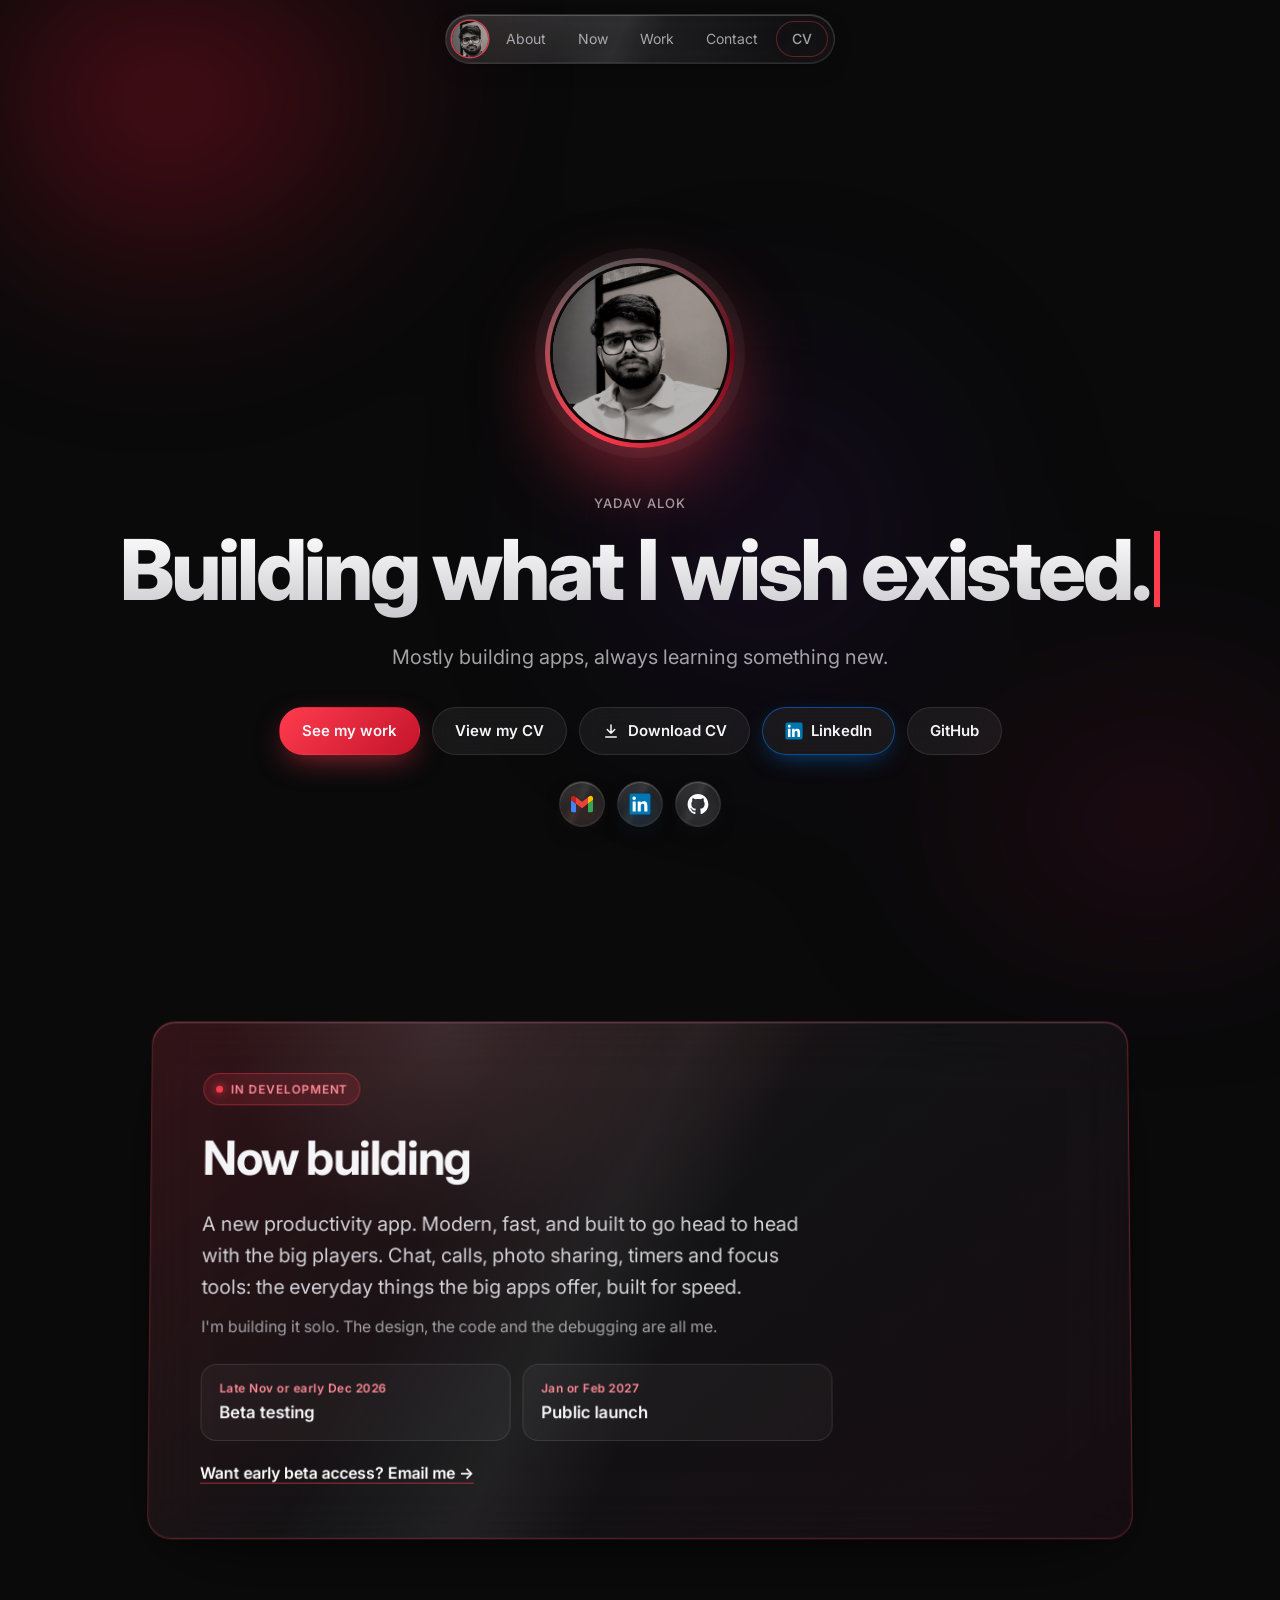
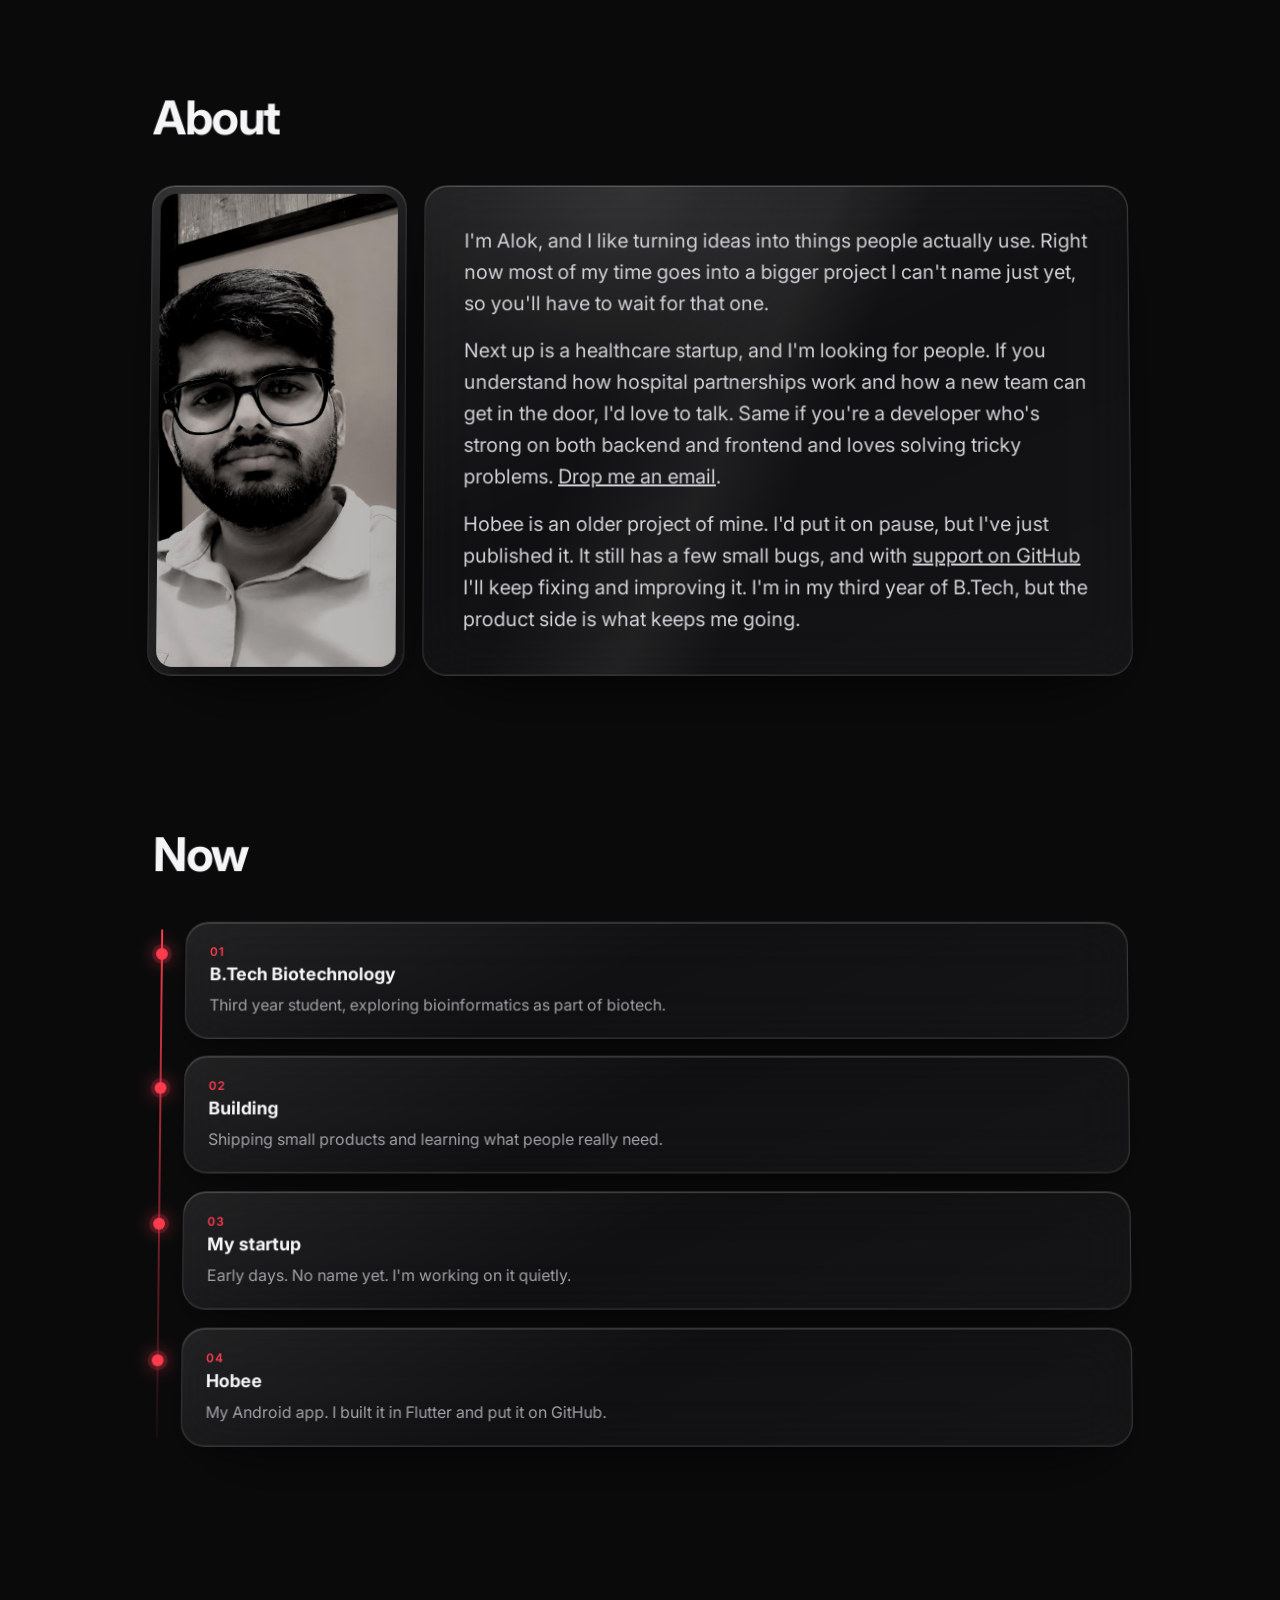
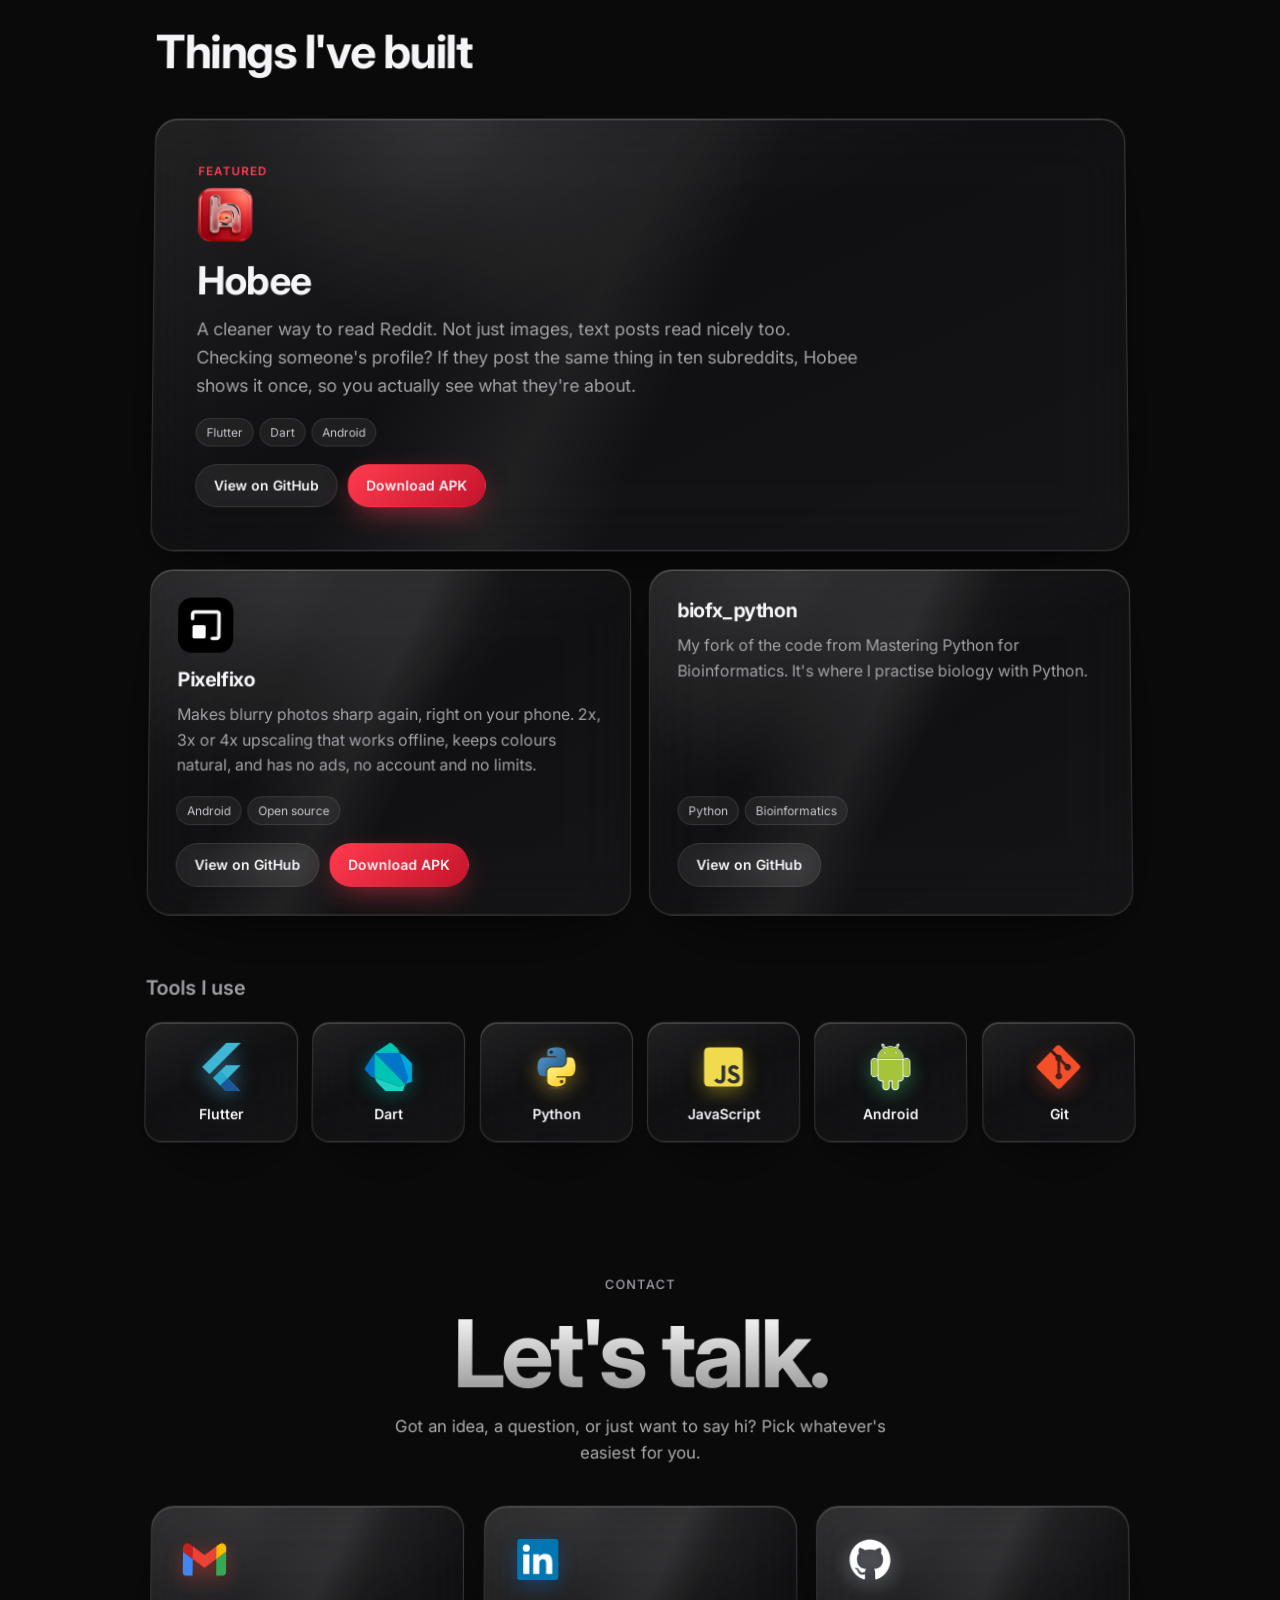
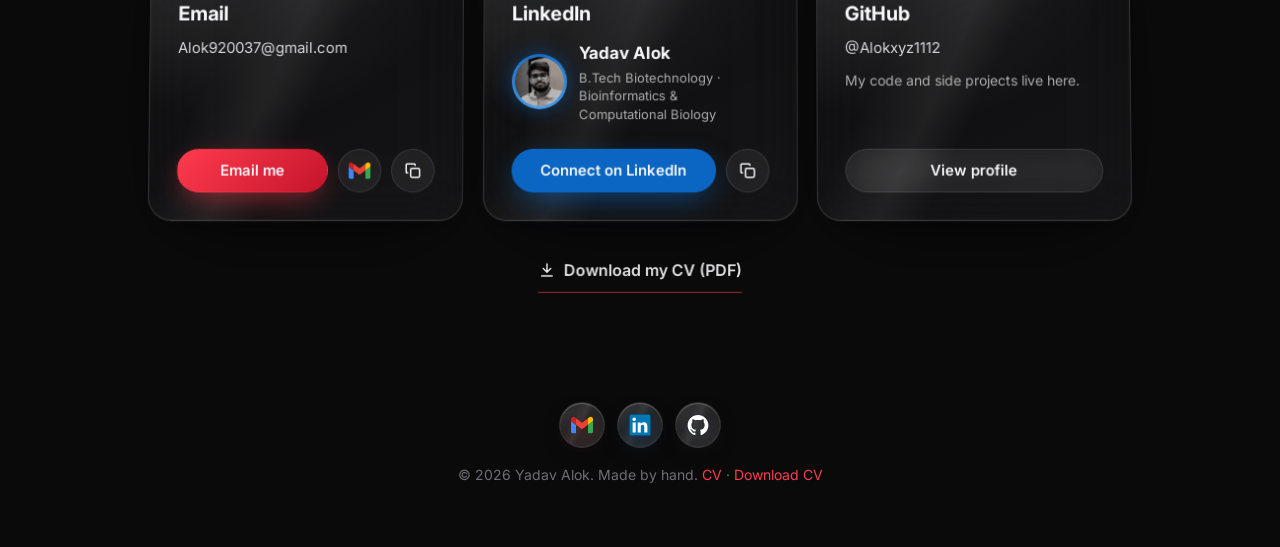
<file: index.html>
<!doctype html>
<html lang="en">
<head>
<meta charset="utf-8">
<meta name="viewport" content="width=device-width,initial-scale=1">
<title>Yadav Alok</title>
<meta name="description" content="Yadav Alok. Building simple, clean Android apps. Maker of Hobee.">
<meta name="theme-color" content="#0a0a0b">
<meta property="og:type" content="website">
<meta property="og:title" content="Yadav Alok">
<meta property="og:description" content="Building simple, clean Android apps. Maker of Hobee.">
<meta property="og:url" content="https://alokxyz1112.github.io/">
<meta property="og:image" content="https://alokxyz1112.github.io/assets/og.png">
<meta name="twitter:card" content="summary_large_image">
<link rel="icon" href="assets/face-32.png?v=4" sizes="32x32" type="image/png">
<link rel="icon" href="assets/face-48.png?v=4" sizes="48x48" type="image/png">
<link rel="manifest" href="site.webmanifest?v=4">
<link rel="apple-touch-icon" href="assets/apple-touch-icon.png?v=4">
<meta property="og:image:width" content="1200"><meta property="og:image:height" content="630">
<link rel="preconnect" href="https://fonts.googleapis.com"><link rel="preconnect" href="https://fonts.gstatic.com" crossorigin>
<link href="https://fonts.googleapis.com/css2?family=Inter:wght@400;500;600;700;800&display=swap" rel="stylesheet">
<link rel="stylesheet" href="style.css?v=31">
</head>
<body>
<a class="skip" href="#main">Skip to content</a>
<div class="aurora" aria-hidden="true"><span></span><span></span><span></span></div>
<div class="glow" aria-hidden="true"></div>
<header class="nav glass">
  <a href="#top" class="logo" aria-label="Home"><span class="navav" id="navAv"></span><span id="navLogo" hidden>AY</span></a>
  <nav><a href="#about">About</a><a href="#now">Now</a><a href="#work">Work</a><a href="#contact">Contact</a><a href="cv/" class="navcv">CV</a></nav>
</header>
<main id="main">
  <section class="hero" id="top">
    <div class="stage reveal" id="stage">
      <div class="avatar tilt" id="avatar"></div>
    </div>
    <p class="eyebrow reveal" id="heroName"></p>
    <h1 class="reveal"><span id="typed"></span><span class="caret" aria-hidden="true"></span></h1>
    <p class="lead reveal" id="tagline"></p>
    <div class="cta reveal">
      <a class="btn primary magnetic" href="#work">See my work</a>
      <a class="btn magnetic" href="cv/">View my CV</a>
      <a class="btn magnetic" href="cv/Yadav-Alok-CV.pdf" download="Yadav-Alok-CV.pdf"><svg class="dlico" viewBox="0 0 24 24" fill="none" stroke="currentColor" stroke-width="2" stroke-linecap="round" stroke-linejoin="round" aria-hidden="true"><path d="M12 4v11M7 10l5 5 5-5M5 20h14"/></svg>Download CV</a>
      <a class="btn lihero magnetic" href="https://www.linkedin.com/in/yadav-alok-0112b1311" target="_blank" rel="noopener"><img class="lg bico" src="assets/logos/linkedin.svg?v=1" alt="" width="18" height="18" style="--tg:10,102,194">LinkedIn</a>
      <a class="btn magnetic" id="ghBtn" target="_blank" rel="noopener">GitHub</a>
    </div>
    <div class="icons reveal" id="heroIcons"></div>
  </section>
  <section id="building" class="section"><div class="glass card build reveal tilt">
    <span class="badge"><span class="dot"></span>In development</span>
    <h2>Now building</h2>
    <p>A new productivity app. Modern, fast, and built to go head to head with the big players. Chat, calls, photo sharing, timers and focus tools: the everyday things the big apps offer, built for speed.</p>
    <p class="solo">I'm building it solo. The design, the code and the debugging are all me.</p>
    <ol class="road">
      <li><span class="when">Late Nov or early Dec 2026</span><span class="what">Beta testing</span></li>
      <li><span class="when">Jan or Feb 2027</span><span class="what">Public launch</span></li>
    </ol>
    <a class="beta" href="mailto:Alok920037@gmail.com?subject=Early%20beta%20access">Want early beta access? Email me →</a>
  </div></section>
  <section id="about" class="section"><h2 class="reveal">About</h2><div class="about reveal"><div class="aboutpic glass" id="aboutPic"></div><div class="glass card" id="aboutText"></div></div></section>
  <section id="now" class="section"><h2 class="reveal">Now</h2><ol class="timeline" id="timeline"></ol></section>
  <section id="work" class="section"><h2 class="reveal">Things I've built</h2><div class="grid" id="projects"></div>
    <h3 class="reveal sub">Tools I use</h3><ul class="tools reveal" id="skills"></ul></section>
  <section id="contact" class="section">
    <div class="chead reveal"><p class="eyebrow">Contact</p><h2 class="cbig">Let's talk.</h2><p class="csub"><span class="csd">Got an idea, a question, or just want to say hi? Pick whatever's easiest for you.</span><span class="csm">Got an idea or just want to say hi? Tap one below, I'd love to hear from you.</span></p></div>
    <div class="mcon reveal" aria-label="Contact links">
      <a class="mc mc-mail" href="https://mail.google.com/mail/?view=cm&fs=1&to=Alok920037@gmail.com" target="_blank" rel="noopener" aria-label="Email me in Gmail" style="--tg:234,67,53"><span class="mcg"><img src="assets/logos/gmail.svg?v=1" alt="" width="40" height="40"></span><span class="mcl">Email</span></a>
      <a class="mc mc-li" href="https://www.linkedin.com/in/yadav-alok-0112b1311" target="_blank" rel="noopener" aria-label="LinkedIn" style="--tg:10,102,194"><span class="mcg"><img src="assets/logos/linkedin.svg?v=1" alt="" width="40" height="40"></span><span class="mcl">LinkedIn</span></a>
      <a class="mc mc-gh" href="https://github.com/Alokxyz1112" target="_blank" rel="noopener" aria-label="GitHub" style="--tg:200,210,230"><span class="mcg"><img src="assets/logos/github.svg?v=1" alt="" width="40" height="40"></span><span class="mcl">GitHub</span></a>
    </div>
    <div class="cgrid">
      <div class="ctile glass tilt reveal t-mail"><span class="cico lgw" style="--tg:234,67,53"><img class="lg" src="assets/logos/gmail.svg?v=1" alt="" width="44" height="44" style="--tg:234,67,53"></span><h3>Email</h3><a class="caddr" href="mailto:Alok920037@gmail.com">Alok920037@gmail.com</a>
        <div class="cact"><a class="btn primary magnetic" href="mailto:Alok920037@gmail.com">Email me</a><a class="ibtn" href="https://mail.google.com/mail/?view=cm&fs=1&to=Alok920037@gmail.com" target="_blank" rel="noopener" aria-label="Open in Gmail" title="Open in Gmail"><img class="lg bico" src="assets/logos/gmail.svg?v=1" alt="" width="22" height="22" style="--tg:234,67,53"></a><button class="ibtn" type="button" data-copy="Alok920037@gmail.com" data-label="Email" aria-label="Copy email" title="Copy email"><svg viewBox="0 0 24 24" fill="none" stroke="currentColor" stroke-width="2" stroke-linecap="round" stroke-linejoin="round"><rect x="9" y="9" width="12" height="12" rx="2"/><path d="M5 15H4a1 1 0 0 1-1-1V4a1 1 0 0 1 1-1h10a1 1 0 0 1 1 1v1"/></svg></button></div></div>
      <div class="ctile glass tilt reveal t-li"><span class="cico lgw" style="--tg:10,102,194"><img class="lg" src="assets/logos/linkedin.svg?v=1" alt="" width="44" height="44" style="--tg:10,102,194"></span><h3>LinkedIn</h3>
        <div class="libody"><div class="lipic"><img src="assets/avatar-small.jpg?v=1" alt="Yadav Alok" loading="lazy"></div><div><div class="liname">Yadav Alok</div><div class="lihead">B.Tech Biotechnology · Bioinformatics &amp; Computational Biology</div></div></div>
        <div class="cact"><a class="btn libtn magnetic" href="https://www.linkedin.com/in/yadav-alok-0112b1311" target="_blank" rel="noopener">Connect on LinkedIn</a><button class="ibtn" type="button" data-copy="https://www.linkedin.com/in/yadav-alok-0112b1311" data-label="LinkedIn link" aria-label="Copy LinkedIn link" title="Copy LinkedIn link"><svg viewBox="0 0 24 24" fill="none" stroke="currentColor" stroke-width="2" stroke-linecap="round" stroke-linejoin="round"><rect x="9" y="9" width="12" height="12" rx="2"/><path d="M5 15H4a1 1 0 0 1-1-1V4a1 1 0 0 1 1-1h10a1 1 0 0 1 1 1v1"/></svg></button></div></div>
      <div class="ctile glass tilt reveal t-gh"><span class="cico lgw" style="--tg:200,210,230"><img class="lg" src="assets/logos/github.svg?v=1" alt="" width="44" height="44" style="--tg:200,210,230"></span><h3>GitHub</h3><a class="caddr" href="https://github.com/Alokxyz1112" target="_blank" rel="noopener">@Alokxyz1112</a><p class="cnote">My code and side projects live here.</p>
        <div class="cact"><a class="btn magnetic" href="https://github.com/Alokxyz1112" target="_blank" rel="noopener">View profile</a></div></div>
    </div>    <p class="cdl reveal"><a class="cdlink" href="cv/Yadav-Alok-CV.pdf" download="Yadav-Alok-CV.pdf"><svg class="dlico" viewBox="0 0 24 24" fill="none" stroke="currentColor" stroke-width="2" stroke-linecap="round" stroke-linejoin="round" aria-hidden="true"><path d="M12 4v11M7 10l5 5 5-5M5 20h14"/></svg>Download my CV (PDF)</a></p>
  </section>
</main>
<footer><div class="icons" id="footIcons"></div><p>© <span id="yr"></span> <span id="footName"></span>. Made by hand. <a href="cv/" style="color:var(--red)">CV</a> · <a class="fdl" href="cv/Yadav-Alok-CV.pdf" download="Yadav-Alok-CV.pdf">Download CV</a></p></footer>
<div class="toast" id="toast" role="status" aria-live="polite"></div>
<script src="config.js?v=24"></script>
<script src="main.js?v=28"></script>
<script src="fx.js?v=27" defer></script>
</body>
</html>
</file>
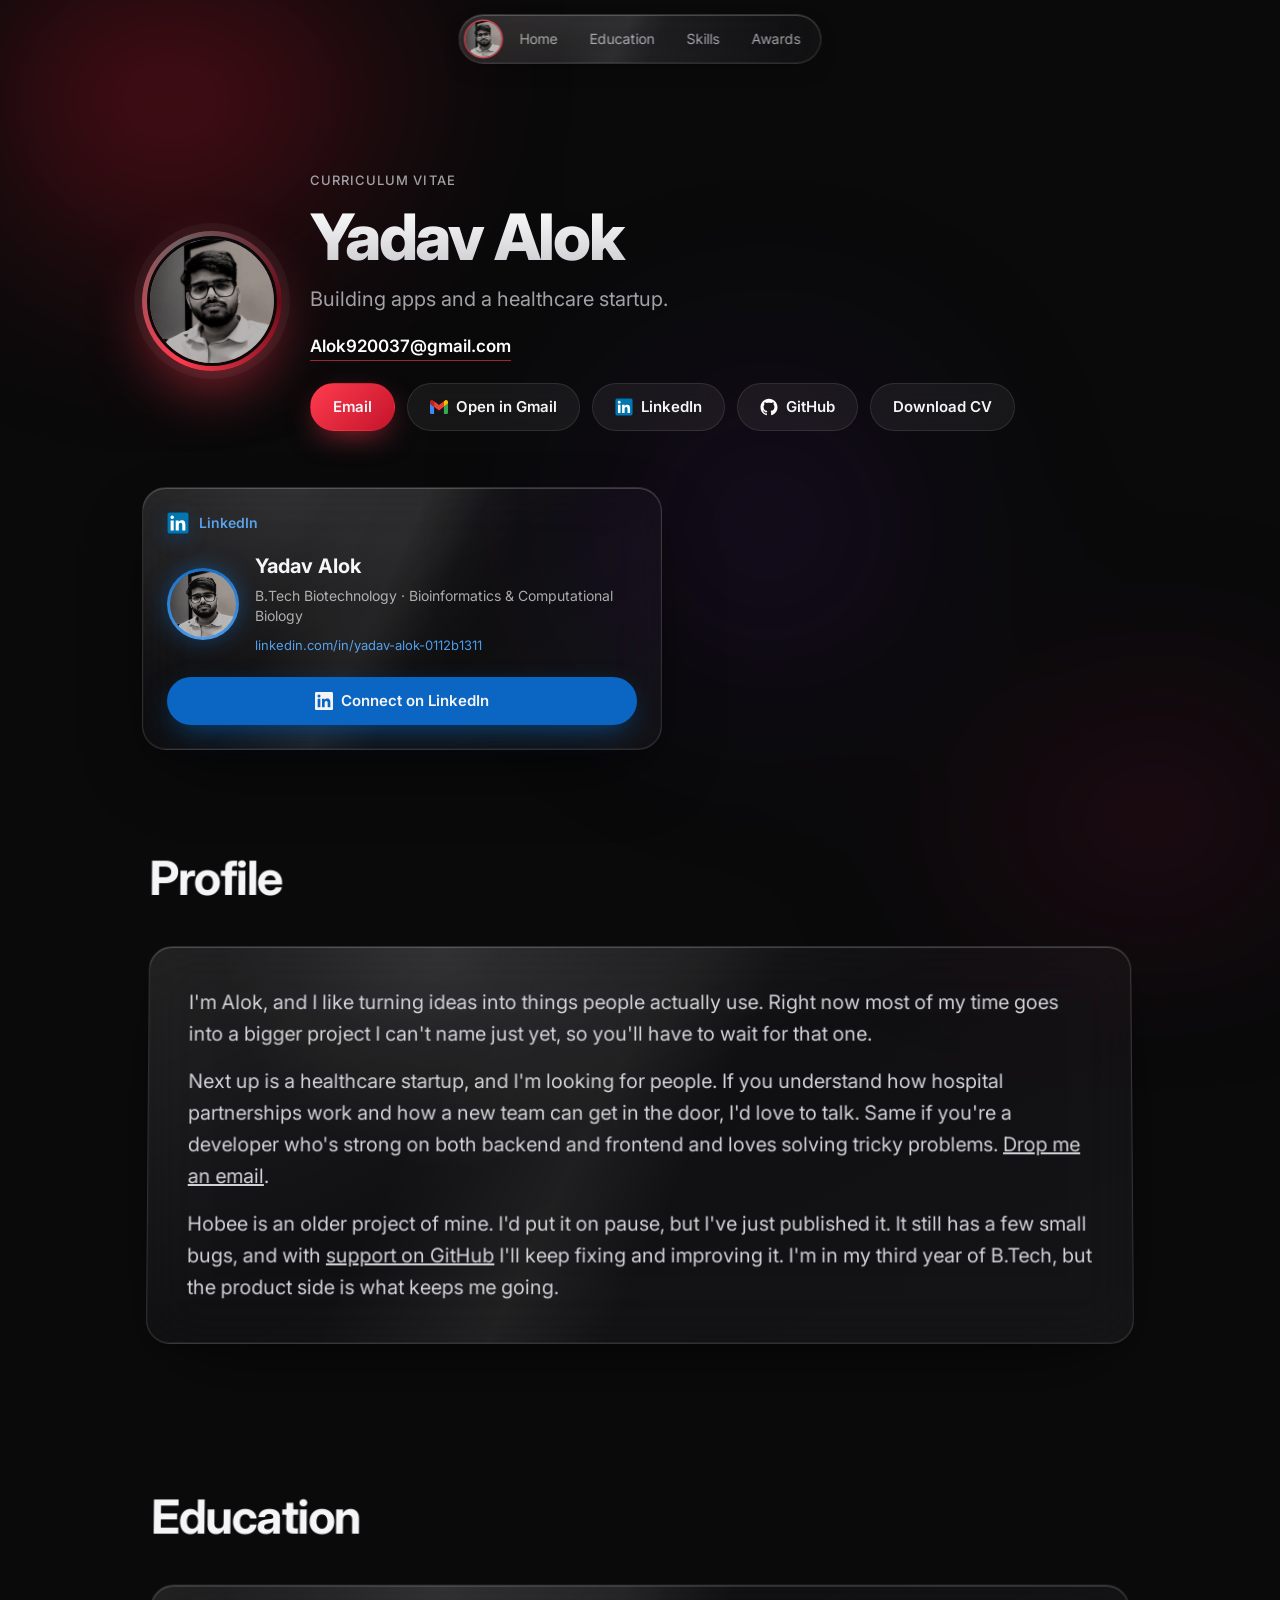
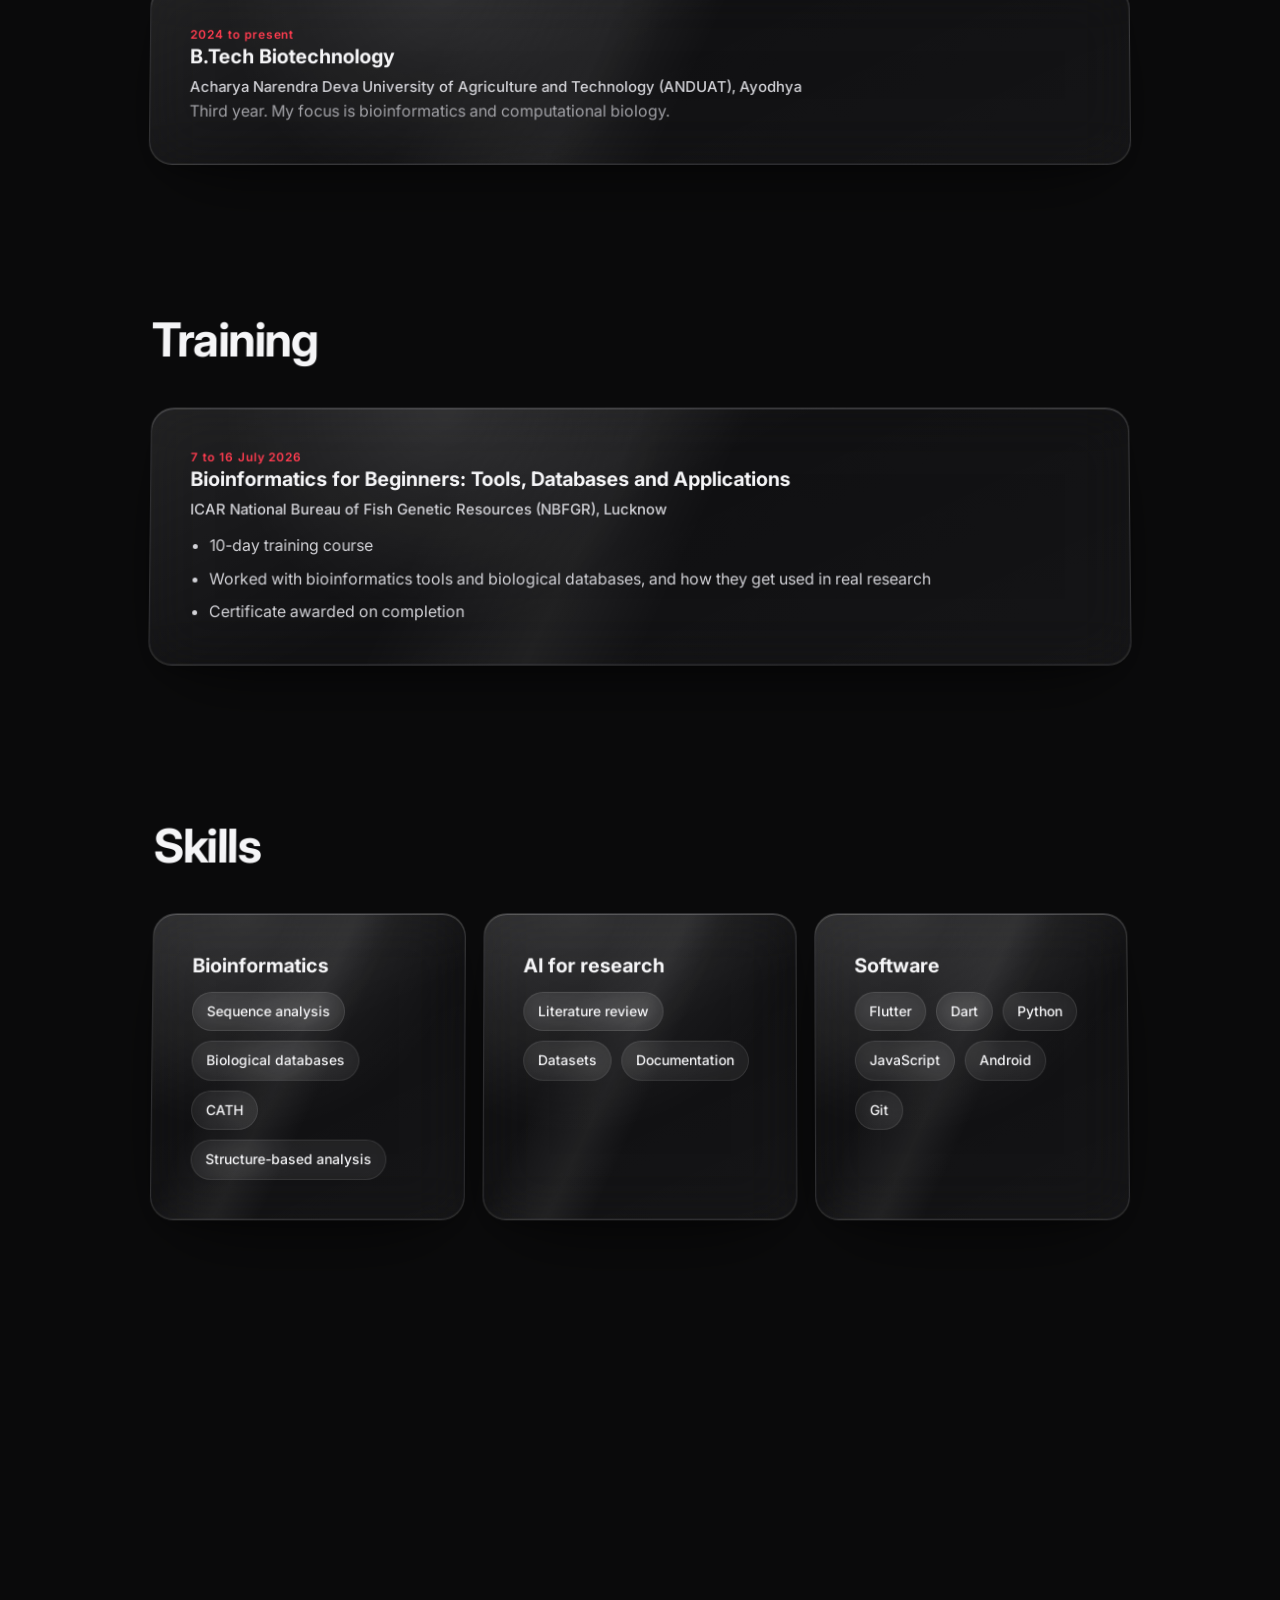
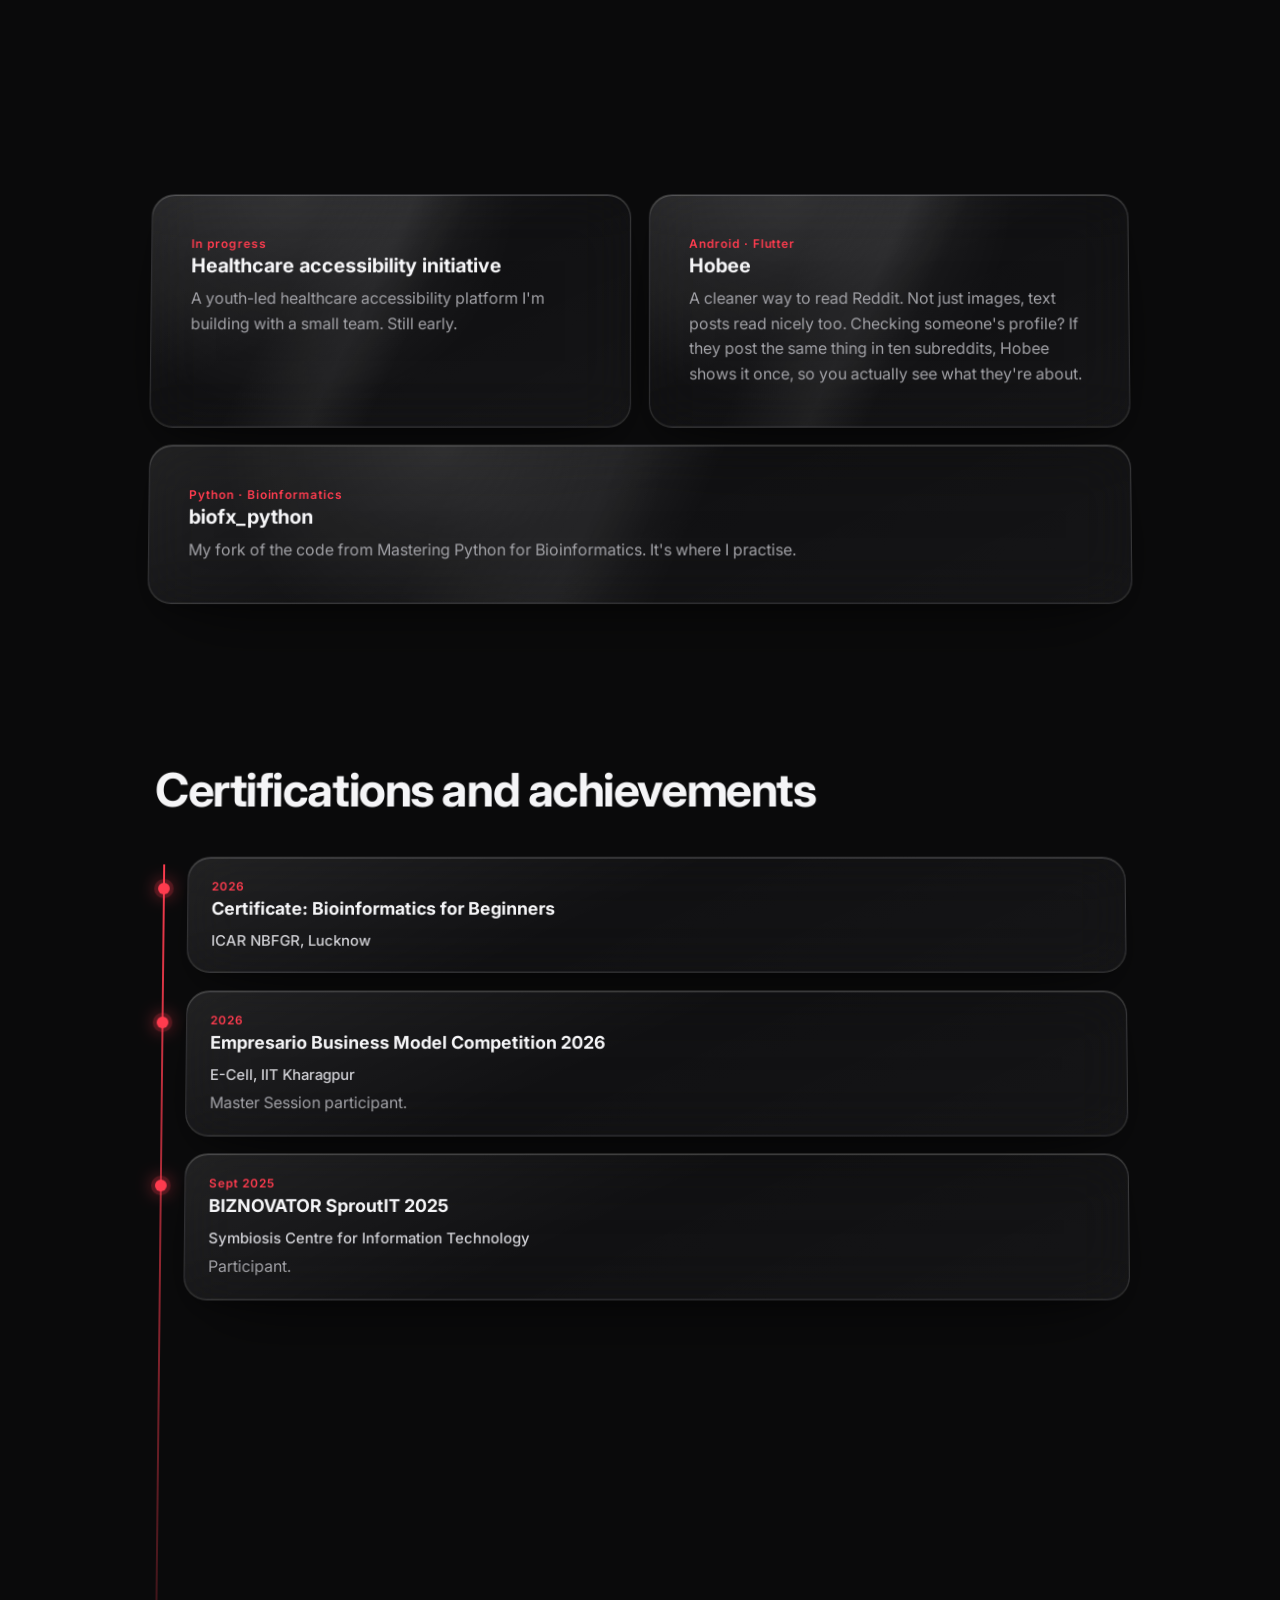
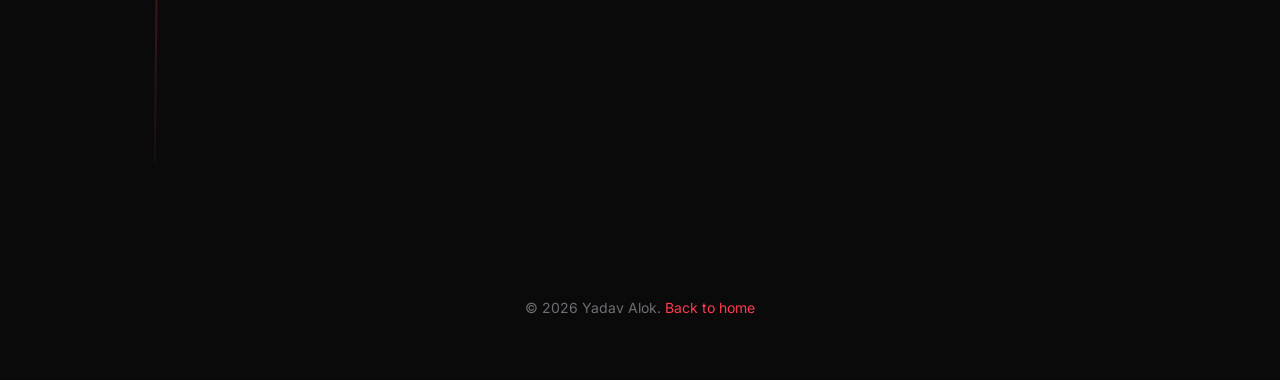
<file: cv/index.html>
<!doctype html>
<html lang="en">
<head>
<meta charset="utf-8">
<meta name="viewport" content="width=device-width,initial-scale=1">
<title>CV · Yadav Alok</title>
<meta name="description" content="CV of Yadav Alok (Yadav Alok), B.Tech Biotechnology student at ANDUAT, Ayodhya, focused on bioinformatics and computational biology.">
<meta name="theme-color" content="#0a0a0b">
<meta property="og:type" content="profile">
<meta property="og:title" content="CV · Yadav Alok">
<meta property="og:description" content="B.Tech Biotechnology student focused on bioinformatics and computational biology.">
<meta property="og:url" content="https://alokxyz1112.github.io/cv/">
<meta property="og:image" content="https://alokxyz1112.github.io/assets/og.png">
<meta name="twitter:card" content="summary_large_image">
<link rel="icon" href="../assets/face-32.png?v=4" sizes="32x32" type="image/png">
<link rel="icon" href="../assets/face-48.png?v=4" sizes="48x48" type="image/png">
<link rel="manifest" href="../site.webmanifest?v=4">
<link rel="apple-touch-icon" href="../assets/apple-touch-icon.png?v=4">
<link rel="preconnect" href="https://fonts.googleapis.com"><link rel="preconnect" href="https://fonts.gstatic.com" crossorigin>
<link href="https://fonts.googleapis.com/css2?family=Inter:wght@400;500;600;700;800&display=swap" rel="stylesheet">
<link rel="stylesheet" href="../style.css?v=28">
<link rel="stylesheet" href="print.css?v=2" media="print">
</head>
<body>
<a class="skip" href="#main">Skip to content</a>
<div class="aurora" aria-hidden="true"><span></span><span></span><span></span></div>
<div class="glow" aria-hidden="true"></div>
<header class="nav glass">
  <a href="../" class="logo" aria-label="Back to home"><img class="navface" src="../assets/avatar-small.jpg?v=1" alt="Yadav Alok" width="30" height="30"></a>
  <nav><a href="../">Home</a><a href="#education">Education</a><a href="#skills">Skills</a><a href="#achievements">Awards</a></nav>
</header>
<main id="main">
  <section class="cvhead">
    <div class="cvpic tilt"><img src="../assets/avatar-small.jpg?v=1" alt="Yadav Alok" width="140" height="140" onerror="this.parentNode.remove()"></div>
    <div>
      <p class="eyebrow">Curriculum vitae</p>
      <h1>Yadav Alok</h1>
      <p class="lead" style="margin:10px 0 0;text-align:left">Building apps and a healthcare startup.</p>
      <p class="pcontact printonly"><a href="mailto:Alok920037@gmail.com" style="text-decoration:underline">Alok920037@gmail.com</a> <span>·</span> <a href="https://www.linkedin.com/in/yadav-alok-0112b1311">linkedin.com/in/yadav-alok-0112b1311</a> <span>·</span> <a href="https://github.com/Alokxyz1112">github.com/Alokxyz1112</a> <span>·</span> <a href="https://alokxyz1112.github.io">alokxyz1112.github.io</a></p>
      <p class="noprint" style="margin-top:8px"><a class="mailaddr" style="font-size:17px" href="mailto:Alok920037@gmail.com">Alok920037@gmail.com</a></p>
      <div class="cta noprint" style="justify-content:flex-start;margin-top:22px">
        <a class="btn primary magnetic" href="mailto:Alok920037@gmail.com">Email</a>
        <a class="btn magnetic" href="https://mail.google.com/mail/?view=cm&fs=1&to=Alok920037@gmail.com" target="_blank" rel="noopener"><img class="lg bico" src="../assets/logos/gmail.svg?v=1" alt="" width="18" height="18" style="--tg:234,67,53">Open in Gmail</a>
        <a class="btn magnetic" href="https://www.linkedin.com/in/yadav-alok-0112b1311" target="_blank" rel="noopener"><img class="lg bico" src="../assets/logos/linkedin.svg?v=1" alt="" width="18" height="18" style="--tg:10,102,194">LinkedIn</a>
        <a class="btn magnetic" href="https://github.com/Alokxyz1112" target="_blank" rel="noopener"><img class="lg bico" src="../assets/logos/github.svg?v=1" alt="" width="18" height="18" style="--tg:200,210,230">GitHub</a>
        <a class="btn magnetic" href="Yadav-Alok-CV.pdf" download="Yadav-Alok-CV.pdf">Download CV</a>
      </div>
    </div>
  <div class="noprint" style="margin-top:28px"><div class="licard glass tilt reveal"><div class="litop"><span class="lilogo"><img class="lg" src="../assets/logos/linkedin.svg?v=1" alt="" width="26" height="26" style="--tg:10,102,194"></span><span class="lilab">LinkedIn</span></div><div class="libody"><div class="lipic"><img src="../assets/avatar-small.jpg?v=1" alt="Yadav Alok" loading="lazy"></div><div><div class="liname">Yadav Alok</div><div class="lihead">B.Tech Biotechnology · Bioinformatics &amp; Computational Biology</div><a class="liurl" href="https://www.linkedin.com/in/yadav-alok-0112b1311" target="_blank" rel="noopener">linkedin.com/in/yadav-alok-0112b1311</a></div></div><a class="btn libtn magnetic" href="https://www.linkedin.com/in/yadav-alok-0112b1311" target="_blank" rel="noopener"><svg viewBox="0 0 24 24" width="18" height="18" fill="currentColor" aria-hidden="true"><path d="M20.45 20.45h-3.56v-5.57c0-1.33-.02-3.04-1.85-3.04-1.85 0-2.14 1.45-2.14 2.94v5.67H9.35V9h3.41v1.56h.05c.48-.9 1.64-1.85 3.37-1.85 3.6 0 4.27 2.37 4.27 5.46v6.28zM5.34 7.43a2.06 2.06 0 1 1 0-4.13 2.06 2.06 0 0 1 0 4.13zM7.12 20.45H3.56V9h3.56v11.45zM22.22 0H1.77C.79 0 0 .77 0 1.73v20.54C0 23.23.79 24 1.77 24h20.45c.98 0 1.78-.77 1.78-1.73V1.73C24 .77 23.2 0 22.22 0z"/></svg>Connect on LinkedIn</a></div></div></section>

  <section class="section" id="profile"><h2 class="reveal">Profile</h2>
    <div class="glass card reveal" id="aboutText"><p>I'm Alok, and I like turning ideas into things people actually use. Right now most of my time goes into a bigger project I can't name just yet, so you'll have to wait for that one.</p><p>Next up is a healthcare startup, and I'm looking for people. If you understand how hospital partnerships work and how a new team can get in the door, I'd love to talk. Same if you're a developer who's strong on both backend and frontend and loves solving tricky problems. <a href="mailto:Alok920037@gmail.com" style="text-decoration:underline">Drop me an email</a>.</p><p>Hobee is an older project of mine. I'd put it on pause, but I've just published it. It still has a few small bugs, and with <a href="https://github.com/Alokxyz1112/hobee" target="_blank" rel="noopener" style="text-decoration:underline">support on GitHub</a> I'll keep fixing and improving it. I'm in my third year of B.Tech, but the product side is what keeps me going.</p></div></section>

  <section class="section" id="education"><h2 class="reveal">Education</h2>
    <div class="glass card reveal"><div class="step">2024 to present</div><h3>B.Tech Biotechnology</h3><p class="place">Acharya Narendra Deva University of Agriculture and Technology (ANDUAT), Ayodhya</p><p class="muted">Third year. My focus is bioinformatics and computational biology.</p></div></section>

  <section class="section" id="training"><h2 class="reveal">Training</h2>
    <div class="glass card reveal"><div class="step">7 to 16 July 2026</div><h3>Bioinformatics for Beginners: Tools, Databases and Applications</h3><p class="place">ICAR National Bureau of Fish Genetic Resources (NBFGR), Lucknow</p>
      <ul class="list" style="margin-top:12px"><li>10-day training course</li><li>Worked with bioinformatics tools and biological databases, and how they get used in real research</li><li>Certificate awarded on completion</li></ul></div></section>

  <section class="section" id="skills"><h2 class="reveal">Skills</h2><div class="skillgrid">
    
    <div class="glass card skg reveal"><h3>Bioinformatics</h3><ul class="chips"><li>Sequence analysis</li><li>Biological databases</li><li>CATH</li><li>Structure-based analysis</li></ul></div>
    <div class="glass card skg reveal"><h3>AI for research</h3><ul class="chips"><li>Literature review</li><li>Datasets</li><li>Documentation</li></ul></div>
    <div class="glass card skg reveal"><h3>Software</h3><ul class="chips"><li>Flutter</li><li>Dart</li><li>Python</li><li>JavaScript</li><li>Android</li><li>Git</li></ul></div>
    <div class="glass card skg reveal"><h3>Professional</h3><ul class="chips"><li>Project leadership</li><li>Pitch decks</li><li>Strategic planning</li><li>Teamwork</li></ul></div>
  </div></section>

  <section class="section" id="projects"><h2 class="reveal">Projects</h2><div class="grid2">
    <div class="glass card reveal"><div class="step">In progress</div><h3>Healthcare accessibility initiative</h3><p class="muted" style="margin-top:8px">A youth-led healthcare accessibility platform I'm building with a small team. Still early.</p></div>
    <div class="glass card reveal"><div class="step">Android · Flutter</div><h3><a href="https://github.com/Alokxyz1112/hobee" target="_blank" rel="noopener">Hobee</a></h3><p class="muted" style="margin-top:8px">A cleaner way to read Reddit. Not just images, text posts read nicely too. Checking someone's profile? If they post the same thing in ten subreddits, Hobee shows it once, so you actually see what they're about.</p></div>
    <div class="glass card reveal"><div class="step">Python · Bioinformatics</div><h3><a href="https://github.com/Alokxyz1112/biofx_python" target="_blank" rel="noopener">biofx_python</a></h3><p class="muted" style="margin-top:8px">My fork of the code from Mastering Python for Bioinformatics. It's where I practise.</p></div>
  </div></section>

  <section class="section" id="achievements"><h2 class="reveal">Certifications and achievements</h2><ol class="timeline">
    <li class="glass reveal"><div class="step">2026</div><h3>Certificate: Bioinformatics for Beginners</h3><p class="place">ICAR NBFGR, Lucknow</p></li>
    <li class="glass reveal"><div class="step">2026</div><h3>Empresario Business Model Competition 2026</h3><p class="place">E-Cell, IIT Kharagpur</p><p>Master Session participant.</p></li>
    <li class="glass reveal"><div class="step">Sept 2025</div><h3>BIZNOVATOR SproutIT 2025</h3><p class="place">Symbiosis Centre for Information Technology</p><p>Participant.</p></li>
    <li class="glass reveal"><div class="step">Aug 2025</div><h3>Tata Imagination Challenge</h3><p>Participant.</p></li>
    <li class="glass reveal"><div class="step">2025</div><h3>LAUNCH X E-Summit 2025 Finalist</h3><p class="place">Jadavpur University E-Cell</p><p>Finalist for a healthcare startup idea.</p></li>
    <li class="glass reveal"><div class="step">Jan 2025</div><h3>3030 Eklavya Program</h3><p class="place">IIT Gandhinagar</p><p>Participant.</p></li>
  </ol></section>
</main>
<footer><p>© <span id="yr">2026</span> Yadav Alok. <a href="../" style="color:var(--red)">Back to home</a></p></footer>
<script>
(function(){var r=matchMedia('(prefers-reduced-motion: reduce)').matches,rs=document.querySelectorAll('.reveal');
document.getElementById('yr').textContent=new Date().getFullYear();
if(r||!('IntersectionObserver' in window)){rs.forEach(function(e){e.classList.add('in')});return;}
var io=new IntersectionObserver(function(es){es.forEach(function(e){if(e.isIntersecting){e.target.classList.add('in');io.unobserve(e.target)}})},{threshold:0,rootMargin:"0px 0px -40px 0px"});rs.forEach(function(e){io.observe(e)});
addEventListener('beforeprint',function(){rs.forEach(function(e){e.classList.add('in')})});
if(matchMedia('(hover: none)').matches)return;var g=document.querySelector('.glow');
addEventListener('pointermove',function(e){g.style.left=e.clientX+'px';g.style.top=e.clientY+'px'},{passive:true});
document.querySelectorAll('.magnetic').forEach(function(b){b.addEventListener('pointermove',function(e){var q=b.getBoundingClientRect();b.style.transform='translate('+((e.clientX-q.left-q.width/2)*.25)+'px,'+((e.clientY-q.top-q.height/2)*.35)+'px)'});b.addEventListener('pointerleave',function(){b.style.transform=''})});})();
</script>
<script src="../fx.js?v=26" defer></script>
</body>
</html>
</file>
<file: style.css>
:root{--bg:#0a0a0b;--fg:#f5f5f7;--mute:#a1a1a6;--red:#ff3b4e;--red2:#c4142b;--glass:rgba(255,255,255,.05);--line:rgba(255,255,255,.1);--r:22px}
*{box-sizing:border-box;margin:0;padding:0}
html{scroll-behavior:smooth}
body{font-family:Inter,system-ui,-apple-system,sans-serif;background:var(--bg);color:var(--fg);line-height:1.6;-webkit-font-smoothing:antialiased;overflow-x:hidden}
a{color:inherit;text-decoration:none}
.skip{position:absolute;left:-999px;top:8px;background:var(--red);padding:8px 14px;border-radius:8px;z-index:99}.skip:focus{left:8px}
:focus-visible{outline:2px solid var(--red);outline-offset:3px;border-radius:8px}
.aurora{position:fixed;inset:0;z-index:-2;overflow:hidden;filter:blur(90px);opacity:.55}
.aurora span{position:absolute;border-radius:50%;width:55vmax;height:55vmax;animation:drift 22s ease-in-out infinite alternate}
.aurora span:nth-child(1){background:radial-gradient(circle,#c4142b 0,transparent 60%);top:-25vmax;left:-15vmax}
.aurora span:nth-child(2){background:radial-gradient(circle,#5a0d2a 0,transparent 60%);bottom:-30vmax;right:-20vmax;animation-duration:28s}
.aurora span:nth-child(3){background:radial-gradient(circle,#2a1240 0,transparent 60%);top:30%;left:40%;width:40vmax;height:40vmax;animation-duration:34s}
@keyframes drift{to{transform:translate(8vmax,6vmax) scale(1.15)}}
.glow{position:fixed;width:520px;height:520px;border-radius:50%;pointer-events:none;z-index:-1;background:radial-gradient(circle,rgba(255,59,78,.13),transparent 60%);transform:translate(-50%,-50%);left:-999px;top:-999px;transition:opacity .3s}
.glass{background:var(--glass);border:1px solid var(--line);backdrop-filter:blur(24px) saturate(160%);-webkit-backdrop-filter:blur(24px) saturate(160%);box-shadow:inset 0 1px 0 rgba(255,255,255,.08),0 20px 60px -20px rgba(0,0,0,.6)}
.nav{position:fixed;top:14px;left:50%;transform:translateX(-50%);display:flex;align-items:center;gap:22px;padding:8px 10px 8px 16px;border-radius:999px;z-index:50;width:max-content;max-width:calc(100% - 24px)}
.logo{font-weight:800;letter-spacing:.02em;color:var(--red)}
.nav nav{display:flex;gap:4px}.nav nav a{font-size:14px;color:var(--mute);padding:6px 12px;border-radius:999px;transition:.2s}.nav nav a:hover{color:var(--fg);background:rgba(255,255,255,.07)}
main{max-width:1040px;margin:0 auto;padding:0 22px}
.hero{min-height:100vh;min-height:100svh;display:flex;flex-direction:column;justify-content:center;align-items:center;text-align:center;padding:110px 0 60px}
.avatar{width:120px;height:120px;border-radius:50%;margin-bottom:26px;display:grid;place-items:center;font-size:40px;font-weight:700;background:linear-gradient(140deg,var(--red),#6b0a18);box-shadow:0 0 0 1px rgba(255,255,255,.15),0 20px 60px -10px rgba(255,59,78,.5);overflow:hidden}
.avatar img{width:100%;height:100%;object-fit:cover}
.eyebrow{color:var(--mute);font-weight:500;letter-spacing:.08em;text-transform:uppercase;font-size:13px;margin-bottom:12px}
h1{font-size:clamp(38px,7.5vw,84px);line-height:1.05;letter-spacing:-.035em;font-weight:800;min-height:1.1em;background:linear-gradient(180deg,#fff,#c9c9ce);-webkit-background-clip:text;background-clip:text;color:transparent}
.caret{display:inline-block;width:.07em;height:.9em;background:var(--red);margin-left:.06em;vertical-align:-.08em;animation:blink 1s steps(1) infinite}
@keyframes blink{50%{opacity:0}}
.lead{color:var(--mute);font-size:clamp(16px,2vw,20px);max-width:560px;margin:22px auto 0}
.cta{display:flex;gap:12px;justify-content:center;flex-wrap:wrap;margin-top:34px}
.btn{display:inline-flex;align-items:center;gap:8px;padding:13px 22px;border-radius:999px;font-weight:600;font-size:15px;border:1px solid var(--line);background:rgba(255,255,255,.06);backdrop-filter:blur(12px);cursor:pointer;color:var(--fg);font-family:inherit;transition:background .25s,box-shadow .25s;will-change:transform}
.btn:hover{background:rgba(255,255,255,.12)}
.btn.primary{background:linear-gradient(135deg,var(--red),var(--red2));border-color:transparent;box-shadow:0 10px 30px -8px rgba(255,59,78,.6)}
.btn.primary:hover{box-shadow:0 14px 40px -6px rgba(255,59,78,.8)}
.section{padding:90px 0}
h2{font-size:clamp(30px,4.5vw,48px);letter-spacing:-.03em;font-weight:700;margin-bottom:30px}
.sub{font-size:20px;margin:56px 0 16px;color:var(--mute);font-weight:600}
.card{border-radius:var(--r);padding:clamp(22px,4vw,40px)}
#aboutText p{font-size:clamp(17px,2vw,20px);color:#d2d2d7}#aboutText p+p{margin-top:16px}
.center{text-align:center}.center p{color:#d2d2d7;font-size:18px}
.timeline{list-style:none;position:relative;padding-left:34px}
.timeline:before{content:"";position:absolute;left:9px;top:8px;bottom:8px;width:2px;background:linear-gradient(var(--red),rgba(255,59,78,.05))}
.timeline li{position:relative;margin-bottom:18px;padding:20px 24px;border-radius:18px}
.timeline li:before{content:"";position:absolute;left:-31px;top:26px;width:12px;height:12px;border-radius:50%;background:var(--red);box-shadow:0 0 0 4px rgba(255,59,78,.2),0 0 18px var(--red)}
.timeline h3{font-size:18px}.timeline p{color:var(--mute);margin-top:4px}
.step{font-size:12px;color:var(--red);font-weight:600;letter-spacing:.08em}
.grid{display:grid;grid-template-columns:repeat(2,1fr);gap:18px;perspective:1000px}
.proj{border-radius:var(--r);padding:28px;display:flex;flex-direction:column;transition:transform .25s ease,border-color .25s;transform-style:preserve-3d;position:relative;overflow:hidden}
.proj:after{content:"";position:absolute;inset:0;background:radial-gradient(400px circle at var(--mx,50%) var(--my,50%),rgba(255,59,78,.12),transparent 50%);opacity:0;transition:opacity .3s;pointer-events:none}
.proj:hover{border-color:rgba(255,59,78,.35)}.proj:hover:after{opacity:1}
.proj.featured{grid-column:1/-1;padding:clamp(28px,4vw,44px)}
.proj .label{font-size:12px;color:var(--red);font-weight:600;letter-spacing:.08em;text-transform:uppercase;margin-bottom:8px}
.proj h3{font-size:24px;letter-spacing:-.02em}.proj.featured h3{font-size:clamp(28px,4vw,40px)}
.proj p{color:var(--mute);margin:10px 0 18px;flex:1}.proj.featured p{font-size:18px;max-width:680px}
.tags{display:flex;flex-wrap:wrap;gap:6px;margin-bottom:18px}.tags span{font-size:12px;padding:4px 10px;border-radius:999px;background:rgba(255,255,255,.06);color:#c7c7cc;border:1px solid var(--line)}
.links{display:flex;gap:10px;flex-wrap:wrap}.links .btn{padding:10px 18px;font-size:14px}
.chips{list-style:none;display:flex;flex-wrap:wrap;gap:10px}
.chips li{padding:10px 18px;border-radius:999px;background:var(--glass);border:1px solid var(--line);backdrop-filter:blur(12px);font-weight:500;transition:.25s}
.chips li:hover{border-color:var(--red);color:#fff;box-shadow:0 0 20px -4px rgba(255,59,78,.5)}
footer{text-align:center;color:#6e6e73;font-size:14px;padding:40px 20px 60px}
.toast{position:fixed;bottom:28px;left:50%;transform:translate(-50%,20px);opacity:0;padding:12px 20px;border-radius:999px;background:rgba(30,30,32,.85);border:1px solid var(--line);backdrop-filter:blur(20px);transition:.3s;pointer-events:none;z-index:60;font-size:14px}
.toast.show{opacity:1;transform:translate(-50%,0)}
.reveal{opacity:0;transform:translateY(24px);transition:opacity .9s cubic-bezier(.2,.7,.2,1),transform .9s cubic-bezier(.2,.7,.2,1)}
.reveal.in{opacity:1;transform:none}
@media (max-width:700px){.grid{grid-template-columns:1fr}.nav{gap:6px;padding:6px 6px 6px 14px}.nav nav a{padding:6px 9px;font-size:13px}.section{padding:64px 0}.avatar{width:100px;height:100px;font-size:34px}}
@media (max-width:360px){.nav nav a{padding:6px 6px;font-size:12px}}
@media (hover:none){.glow{display:none}}
@media (prefers-reduced-motion:reduce){*{animation:none!important;transition:none!important;scroll-behavior:auto!important}.reveal{opacity:1;transform:none}.glow{display:none}}
.logo{display:flex;align-items:center;gap:8px}
.navav{width:28px;height:28px;border-radius:50%;overflow:hidden;display:none;box-shadow:0 0 0 1.5px var(--red)}
.navav img{width:100%;height:100%;object-fit:cover}.navav.on{display:block}
.avatar.photo{width:190px;height:190px;padding:5px;background:conic-gradient(from 210deg,var(--red),rgba(255,255,255,.35),#6b0a18,var(--red));box-shadow:0 0 0 10px rgba(255,255,255,.04),0 30px 80px -10px rgba(255,59,78,.55)}
.avatar.photo img{border-radius:50%;border:3px solid #0a0a0b}
.about{display:grid;grid-template-columns:260px 1fr;gap:18px;align-items:stretch}
.aboutpic{border-radius:var(--r);overflow:hidden;padding:8px}
.aboutpic img{width:100%;height:100%;object-fit:cover;border-radius:16px;display:block;filter:contrast(1.05)}
.aboutpic.none{display:none}.about.nopic{grid-template-columns:1fr}
@media (max-width:700px){.about{grid-template-columns:1fr}.aboutpic{max-width:280px;aspect-ratio:1}.avatar.photo{width:150px;height:150px}}
.nav nav a.navcv{color:#fff;background:rgba(255,59,78,.18);box-shadow:inset 0 0 0 1px rgba(255,59,78,.45)}
.nav nav a.navcv:hover{background:rgba(255,59,78,.3)}
.grid2{display:grid;grid-template-columns:1fr 1fr;gap:18px}
p.place{color:#d2d2d7!important;font-weight:500;font-size:15px;margin-top:6px}
.skillgrid{display:grid;grid-template-columns:repeat(auto-fit,minmax(280px,1fr));gap:18px}
.skg h3{font-size:17px;margin-bottom:14px}.skg .chips li{padding:8px 14px;font-size:14px}
.cvhead{padding:130px 0 20px;display:flex;align-items:center;gap:28px;flex-wrap:wrap}
.cvhead img{width:120px;height:120px;border-radius:50%;object-fit:cover;padding:4px;background:conic-gradient(from 210deg,var(--red),rgba(255,255,255,.35),#6b0a18,var(--red))}
.cvhead h1{font-size:clamp(38px,6vw,64px)}
.card ul.list{padding-left:20px;color:#d2d2d7}.card ul.list li+li{margin-top:8px}
.card h3{font-size:20px}.card .muted{color:var(--mute)}
@media (max-width:700px){.grid2{grid-template-columns:1fr}.cvhead{padding-top:100px}}
@media print{.aurora,.glow,.nav,.noprint{display:none!important}body{background:#fff;color:#000}.glass{background:none;box-shadow:none;border-color:#ccc;backdrop-filter:none}.reveal{opacity:1;transform:none}h1{color:#000;background:none}}
/* ---- refined liquid glass ---- */
.glass{position:relative;background:linear-gradient(155deg,rgba(255,255,255,.09),rgba(255,255,255,.025) 45%,rgba(255,255,255,.04));border:1px solid rgba(255,255,255,.12);backdrop-filter:blur(28px) saturate(180%);-webkit-backdrop-filter:blur(28px) saturate(180%);box-shadow:inset 0 1px 0 rgba(255,255,255,.18),inset 0 -1px 0 rgba(255,255,255,.04),inset 0 0 0 1px rgba(255,255,255,.02),0 30px 80px -30px rgba(0,0,0,.8),0 8px 24px -12px rgba(0,0,0,.5);transition:transform .35s cubic-bezier(.2,.7,.2,1),border-color .3s}
.glass:before{content:"";position:absolute;inset:0;border-radius:inherit;pointer-events:none;background:radial-gradient(500px circle at var(--mx,30%) var(--my,0%),rgba(255,255,255,.10),transparent 45%),linear-gradient(115deg,transparent 30%,rgba(255,255,255,.06) 45%,transparent 55%);mix-blend-mode:screen}
.card>*,.proj>*{position:relative}
.section{transform-origin:50% 50%;will-change:transform}
/* hero 3D stage */
.stage{position:relative;width:300px;height:260px;display:grid;place-items:center;margin-bottom:10px;transform-style:preserve-3d}
.stage .avatar{margin:0;position:relative;z-index:2;transition:transform .3s}









.icons{display:flex;gap:12px;justify-content:center;margin-top:26px}
.ico{width:46px;height:46px;border-radius:50%;display:grid;place-items:center;transition:transform .25s,border-color .25s}
.ico svg{width:20px;height:20px;fill:#e5e5ea;position:relative}
.ico:hover{border-color:rgba(255,59,78,.6);transform:translateY(-3px)}.ico:hover svg{fill:#fff}
footer .icons{margin:0 0 16px}
.mailaddr{display:inline-block;margin-top:10px;font-size:clamp(18px,3vw,24px);font-weight:600;color:#fff;border-bottom:1px solid rgba(255,59,78,.6)}
.mailaddr:hover{color:var(--red)}
/* now building */
.build{padding:clamp(28px,5vw,52px);border-color:rgba(255,59,78,.28);background:linear-gradient(140deg,rgba(255,59,78,.16),rgba(255,255,255,.03) 50%,rgba(120,20,60,.10))}
.build h2{margin:16px 0 12px}.build p{font-size:clamp(17px,2vw,20px);color:#d2d2d7;max-width:640px}
.badge{display:inline-flex;align-items:center;gap:8px;font-size:12px;font-weight:600;letter-spacing:.08em;text-transform:uppercase;padding:6px 12px;border-radius:999px;background:rgba(255,59,78,.15);border:1px solid rgba(255,59,78,.4);color:#ff8a96}
.dot{width:7px;height:7px;border-radius:50%;background:var(--red);box-shadow:0 0 10px var(--red);animation:pulse 1.8s ease-in-out infinite}
@keyframes pulse{50%{opacity:.35}}
@media (max-width:700px){.stage{width:240px;height:220px}
 .glass{backdrop-filter:blur(18px) saturate(160%);-webkit-backdrop-filter:blur(18px) saturate(160%)}.nav nav a{padding:6px 7px;font-size:12.5px}.nav{gap:4px}}
@media (prefers-reduced-motion:reduce){.section,.stage{transform:none!important}}
.build .solo{font-size:16px;color:var(--mute);margin-top:12px}
.road{list-style:none;display:grid;grid-template-columns:1fr 1fr;gap:12px;margin:24px 0 20px;max-width:640px}
.road li{padding:14px 18px;border-radius:16px;background:rgba(255,255,255,.04);border:1px solid rgba(255,255,255,.1);display:flex;flex-direction:column}
.road .when{font-size:12px;color:#ff8a96;font-weight:600;letter-spacing:.04em}.road .what{font-weight:600;font-size:17px;margin-top:2px}
.beta{font-weight:600;color:#fff;border-bottom:1px solid rgba(255,59,78,.6)}.beta:hover{color:var(--red)}
@media (max-width:500px){.road{grid-template-columns:1fr}}
.build{max-width:none}
.feats{display:grid;grid-template-columns:repeat(3,1fr);gap:12px;margin:28px 0 8px}
.feat{padding:18px;border-radius:18px;background:linear-gradient(160deg,rgba(255,255,255,.07),rgba(255,255,255,.02));border:1px solid rgba(255,255,255,.1);box-shadow:inset 0 1px 0 rgba(255,255,255,.1);transition:border-color .25s,transform .25s}
.feat:hover{border-color:rgba(255,59,78,.45);transform:translateY(-3px)}
.fi{width:38px;height:38px;border-radius:12px;display:grid;place-items:center;background:linear-gradient(140deg,rgba(255,59,78,.35),rgba(120,10,30,.35));border:1px solid rgba(255,59,78,.4);margin-bottom:12px}
.fi svg{width:20px;height:20px;fill:#fff}
.feat h3{font-size:16px;letter-spacing:-.01em}.build .feat p{font-size:14px;color:var(--mute);margin-top:4px}
@media (max-width:900px){.feats{grid-template-columns:1fr 1fr}}
@media (max-width:500px){.feats{grid-template-columns:1fr}}
/* CV header photo: same round treatment as home */
.cvhead{padding:120px 0 20px;align-items:center}
.cvpic{flex:0 0 auto;width:140px;height:140px;border-radius:50%;padding:5px;background:conic-gradient(from 210deg,var(--red),rgba(255,255,255,.35),#6b0a18,var(--red));box-shadow:0 0 0 8px rgba(255,255,255,.04),0 24px 60px -10px rgba(255,59,78,.55);transition:transform .3s}
.cvpic img{display:block;width:100%!important;height:100%!important;border-radius:50%;object-fit:cover;object-position:center 30%;border:3px solid #0a0a0b;padding:0;background:none}
.avatar img,.aboutpic img,.navav img{object-position:center 30%}
@media (max-width:700px){.cvhead{padding-top:104px;gap:20px}.cvpic{width:120px;height:120px}}

.licard{max-width:520px;margin:28px auto 0;padding:24px;border-radius:24px;text-align:left}
.litop{display:flex;align-items:center;gap:10px;color:#4c9be8;font-weight:600;font-size:14px;margin-bottom:16px}
.lilogo{display:inline-flex;color:#0A66C2;background:#fff;border-radius:5px;padding:0;line-height:0}
.libody{display:flex;gap:16px;align-items:center;margin-bottom:20px}
.lipic{flex:0 0 72px;width:72px;height:72px;border-radius:50%;padding:3px;background:conic-gradient(#0A66C2,#4c9be8,#0A66C2);box-shadow:0 0 24px -4px rgba(10,102,194,.7)}
.lipic img{width:100%;height:100%;border-radius:50%;object-fit:cover;object-position:center 30%;display:block}
.liname{font-size:20px;font-weight:700}
.lihead{color:var(--mut,#aaa);font-size:14px;margin:4px 0 6px;line-height:1.4}
.liurl{font-size:13px;color:#4c9be8;word-break:break-all}
.btn.libtn{background:#0A66C2;border-color:transparent;width:100%;justify-content:center;box-shadow:0 10px 30px -8px rgba(10,102,194,.7)}
.btn.libtn:hover{background:#0b74dc}
.btn.lihero{border-color:rgba(10,102,194,.7);box-shadow:0 8px 26px -10px rgba(10,102,194,.8)}
.btn.lihero svg{color:#4c9be8}
.btn.lihero:hover{background:rgba(10,102,194,.25)}
.cvhead .licard{margin:0}
.cvhead .lipic img{padding:0;background:none;width:100%;height:100%}

/* Contact tiles */
.chead{text-align:center;margin-bottom:40px}
.cbig{font-size:clamp(48px,8vw,96px);line-height:1;letter-spacing:-.04em;margin:8px 0 14px;background:linear-gradient(180deg,#fff,rgba(255,255,255,.55));-webkit-background-clip:text;background-clip:text;color:transparent}
.csub{color:var(--mut,#aaa);font-size:17px;max-width:520px;margin:0 auto}
.cgrid{display:grid;grid-template-columns:repeat(3,minmax(0,1fr));gap:20px;max-width:1100px;margin:0 auto}
.ctile{border-radius:26px;padding:28px;display:flex;flex-direction:column;gap:10px;min-width:0;--glow:255,59,78}
.ctile.t-li{--glow:10,102,194}.ctile.t-gh{--glow:255,255,255}
.ctile:after{content:"";position:absolute;inset:-1px;border-radius:inherit;padding:1px;background:linear-gradient(140deg,rgba(var(--glow),.9),transparent 40%,transparent 60%,rgba(var(--glow),.6));-webkit-mask:linear-gradient(#000 0 0) content-box,linear-gradient(#000 0 0);-webkit-mask-composite:xor;mask-composite:exclude;opacity:0;transition:opacity .35s;pointer-events:none}
.ctile:hover{translate:0 -6px;box-shadow:0 30px 70px -25px rgba(var(--glow),.45),inset 0 1px 0 rgba(255,255,255,.18)}
.ctile:hover:after{opacity:1}
.ctile{transition:translate .35s cubic-bezier(.2,.7,.2,1),box-shadow .35s,transform .35s}
.cico{width:52px;height:52px;border-radius:16px;display:grid;place-items:center;background:rgba(var(--glow),.14);border:1px solid rgba(var(--glow),.35);box-shadow:0 0 30px -4px rgba(var(--glow),.6);color:rgb(var(--glow));margin-bottom:6px}
.t-li .cico{color:#4c9be8}.cico svg{width:24px;height:24px}
.ctile h3{margin:0;font-size:22px}
.caddr{font-size:15px;color:var(--fg,#fff);word-break:break-all;opacity:.85}.caddr:hover{opacity:1}
.cnote{margin:0;color:var(--mut,#aaa);font-size:14px}
.ctile .libody{margin:4px 0 0;gap:12px}.ctile .lipic{flex-basis:56px;width:56px;height:56px}.ctile .liname{font-size:17px}.ctile .lihead{font-size:13px;margin:2px 0 0}
.cact{display:flex;align-items:center;gap:10px;margin-top:auto;padding-top:16px}
.cact .btn{flex:1;justify-content:center;padding:12px 16px;width:auto}
.ibtn{flex:0 0 44px;width:44px;height:44px;border-radius:50%;display:grid;place-items:center;border:1px solid var(--line);background:rgba(255,255,255,.06);color:var(--fg,#fff);cursor:pointer;transition:background .25s,transform .2s}
.ibtn:hover{background:rgba(255,255,255,.14);transform:scale(1.06)}.ibtn svg{width:18px;height:18px}
@media(max-width:1100px){.cgrid{grid-template-columns:repeat(2,minmax(0,1fr))}.ctile.t-gh{grid-column:1/-1}}
@media(max-width:700px){.cgrid{grid-template-columns:1fr}.ctile{padding:22px}}
.logo .navface{width:30px;height:30px;border-radius:50%;display:block;box-shadow:0 0 12px -2px rgba(255,59,78,.5)}
.logo .navname{color:#fff;font-weight:600;font-size:14px;letter-spacing:0}

.tools{list-style:none;padding:0;margin:18px 0 0;display:grid;grid-template-columns:repeat(6,minmax(0,1fr));gap:14px}
.tool{--tc:#fff;--tg:255,255,255;border-radius:20px;padding:20px 10px 16px;display:flex;flex-direction:column;align-items:center;gap:12px;transition:translate .3s cubic-bezier(.2,.7,.2,1),box-shadow .3s,border-color .3s}
.tool:hover{translate:0 -5px;border-color:rgba(var(--tg),.45);box-shadow:0 20px 50px -20px rgba(var(--tg),.55),inset 0 1px 0 rgba(255,255,255,.18)}
.tico{width:48px;height:48px;border-radius:14px;display:grid;place-items:center;color:var(--tc);background:rgba(var(--tg),.10);border:1px solid rgba(var(--tg),.25);box-shadow:0 0 26px -6px rgba(var(--tg),.7)}
.tico svg{width:26px;height:26px;filter:drop-shadow(0 0 6px rgba(var(--tg),.5))}
.tname{font-weight:600;font-size:14px}
@media(max-width:900px){.tools{grid-template-columns:repeat(3,minmax(0,1fr))}}
@media(max-width:420px){.tools{gap:10px}.tool{padding:16px 6px 12px}}
.section{padding:66px 0}
#contact{padding-top:56px}
.chead{margin-bottom:40px}
@media(max-width:700px){.section{padding:46px 0}#contact{padding-top:38px}}

/* Now building bento */
.bhead{max-width:760px;margin-bottom:40px}
.bbig{font-size:clamp(36px,5.6vw,68px);line-height:1.02;letter-spacing:-.035em;margin:16px 0 18px}
.bbig span{color:rgba(255,255,255,.45)}
.aside{font-size:18px;line-height:1.6;color:rgba(255,255,255,.75);max-width:560px;border-left:2px solid var(--red);padding-left:16px;font-style:italic;margin:0}
.bento{display:grid;grid-template-columns:repeat(6,minmax(0,1fr));grid-auto-rows:minmax(150px,auto);gap:16px}
.bt{border-radius:26px;padding:24px;min-width:0;overflow:hidden}
.bt h3{margin:0 0 6px;font-size:19px;letter-spacing:-.01em}.bt p{margin:0;color:rgba(255,255,255,.62);font-size:14.5px;line-height:1.55}
.b-phone{grid-column:span 2;grid-row:span 2;display:flex;flex-direction:column;align-items:center;gap:22px;background:linear-gradient(180deg,rgba(255,59,78,.10),rgba(255,255,255,.02) 60%)}
.b-block{grid-column:span 4}.b-streak{grid-column:span 2}.b-chat{grid-column:span 2}.b-theme{grid-column:span 6;display:flex;align-items:center;justify-content:space-between;gap:24px}
.phone{width:190px;height:360px;border-radius:34px;padding:9px;background:linear-gradient(145deg,#2a2a2e,#0c0c0e);box-shadow:0 0 0 1px rgba(255,255,255,.12),0 30px 60px -20px rgba(0,0,0,.9),inset 0 1px 0 rgba(255,255,255,.15);position:relative}
.notch{position:absolute;top:16px;left:50%;width:56px;height:14px;margin-left:-28px;border-radius:10px;background:#000;z-index:2}
.pscreen{height:100%;border-radius:26px;background:radial-gradient(120% 70% at 50% 0%,#2a0a10,#0a0a0b 70%);display:flex;flex-direction:column;align-items:center;justify-content:center;gap:18px}
.plab{font-size:11px;letter-spacing:.2em;text-transform:uppercase;color:rgba(255,255,255,.5)}
.pring{position:relative;width:132px;height:132px}.pring svg{width:100%;height:100%;transform:rotate(-90deg)}
.trk{fill:none;stroke:rgba(255,255,255,.08);stroke-width:7}
.prg{fill:none;stroke:var(--red);stroke-width:7;stroke-linecap:round;stroke-dasharray:327;stroke-dashoffset:110;filter:drop-shadow(0 0 6px rgba(255,59,78,.6));animation:tick 6s ease-in-out infinite alternate}
@keyframes tick{to{stroke-dashoffset:96}}
.ptime{position:absolute;inset:0;display:grid;place-items:center;font-size:30px;font-weight:700;font-variant-numeric:tabular-nums;letter-spacing:-.02em}
.pbtns{display:flex;gap:8px}.pbtns span{font-size:11px;padding:6px 14px;border-radius:99px;background:rgba(255,255,255,.08)}.pbtns .on{background:var(--red)}
.bcap{text-align:center;max-width:300px}
.tog{list-style:none;padding:0;margin:18px 0 0;display:grid;grid-template-columns:repeat(3,minmax(0,1fr));gap:10px}
.tog li{display:flex;align-items:center;justify-content:space-between;gap:10px;padding:12px 14px;border-radius:16px;background:rgba(255,255,255,.04);border:1px solid rgba(255,255,255,.08);font-size:13.5px}
.tog b{flex:0 0 38px;height:22px;border-radius:99px;background:rgba(255,255,255,.14);position:relative}
.tog b:after{content:"";position:absolute;top:3px;left:3px;width:16px;height:16px;border-radius:50%;background:#bbb}
.tog b.keep{background:#34c759}.tog b.keep:after{left:19px;background:#fff}
.srow{display:flex;gap:14px;align-items:flex-start}.mring{flex:0 0 44px;width:44px;height:44px;transform:rotate(-90deg)}
.mring .trk,.mring .prg{stroke-width:5}.mring .prg{stroke-dasharray:113;stroke-dashoffset:30;animation:none}
.heat{display:grid;grid-template-columns:repeat(7,1fr);gap:5px;margin-top:18px}
.heat i{aspect-ratio:1;border-radius:4px;background:rgba(255,59,78,var(--a))}
.b-chat{display:flex;flex-direction:column;gap:8px}.b-chat h3{margin-bottom:6px}.b-chat p{margin-top:8px}
.bub{max-width:85%;padding:9px 13px;border-radius:16px;font-size:13.5px;line-height:1.35}
.bub.l{background:rgba(255,255,255,.08);border-bottom-left-radius:5px;align-self:flex-start}
.bub.r{background:linear-gradient(135deg,var(--red),#b0102a);border-bottom-right-radius:5px;align-self:flex-end}
.bub.f{font-size:12.5px;color:rgba(255,255,255,.8)}
.sws{display:flex;gap:10px;flex-wrap:wrap;justify-content:flex-end}
.sw{width:38px;height:38px;border-radius:12px;box-shadow:inset 0 1px 0 rgba(255,255,255,.45),inset 0 -6px 12px rgba(0,0,0,.25),0 8px 18px -8px rgba(0,0,0,.8);border:1px solid rgba(255,255,255,.18);transition:translate .25s}
.sw:hover{translate:0 -4px}
.extras{list-style:none;padding:0;margin:28px 0 0;display:flex;flex-wrap:wrap;gap:10px 28px;color:rgba(255,255,255,.62);font-size:15px}
.extras b{color:#fff;font-weight:600}
.road2{margin-top:44px}
.rline{position:relative;height:2px;background:linear-gradient(90deg,var(--red),rgba(255,59,78,.25));margin:0 8px;display:flex;justify-content:space-between;align-items:center}
.rdot{width:14px;height:14px;border-radius:50%;background:var(--red);box-shadow:0 0 0 5px rgba(255,59,78,.18);margin:0 -7px}
.rdot+.rdot{background:#0a0a0b;border:2px solid var(--red)}
.rlabels{display:flex;justify-content:space-between;margin-top:16px}.rlabels div:last-child{text-align:right}
.rlabels b{display:block;font-size:16px}.rlabels span{font-size:14px;color:rgba(255,255,255,.6)}
.rfoot{display:flex;flex-wrap:wrap;align-items:center;gap:12px 18px;margin-top:26px;font-size:14px}
.tag{padding:5px 12px;border-radius:99px;border:1px solid rgba(255,59,78,.5);color:#ff8090;font-size:12.5px;font-weight:600}
@media(max-width:1000px){.bento{grid-template-columns:repeat(2,minmax(0,1fr))}.b-phone{grid-column:span 1;grid-row:span 2}.b-block{grid-column:span 1}.b-streak,.b-chat{grid-column:span 1}.b-theme{grid-column:1/-1}.tog{grid-template-columns:1fr}}
@media(max-width:700px){.bento{grid-template-columns:1fr}.b-phone,.b-block,.b-streak,.b-chat,.b-theme{grid-column:auto;grid-row:auto}.b-theme{flex-direction:column;align-items:flex-start}.sws{justify-content:flex-start}.aside{font-size:16px}.bt{padding:20px}}
@media(prefers-reduced-motion:reduce){.prg{animation:none}}
.b-theme>div:first-child{flex:0 0 auto;max-width:300px}
@media(min-width:1001px){.sws{flex-wrap:nowrap}.sw{width:34px;height:34px}}
.heat{max-width:230px;gap:4px}
.lipic img,.navav img,.logo .navface{object-fit:cover;object-position:center}
/* Symmetric nav pill */
header.nav{display:flex;align-items:center;gap:4px;padding:6px;left:50%;right:auto;transform:translateX(-50%);width:max-content}
header.nav>nav{display:contents}
header.nav .logo{display:flex;align-items:center;justify-content:center;width:36px;height:36px;flex:0 0 36px;margin:0;gap:0}
header.nav .navav,header.nav .navface{width:36px;height:36px;border-radius:50%;display:block;box-shadow:0 0 0 1.5px rgba(255,59,78,.8)}
header.nav>nav>a{display:inline-flex;align-items:center;justify-content:center;height:36px;padding:0 14px;line-height:1;font-size:14px;border-radius:999px;margin:0}
header.nav>nav>a.navcv{padding:0 16px;font-weight:600}
@media(max-width:700px){header.nav>nav>a{padding:0 9px;font-size:13px}header.nav>nav>a.navcv{padding:0 12px}}
@media(max-width:380px){header.nav>nav>a{padding:0 7px;font-size:12.5px}}
.printonly{display:none}
/* bento polish */
.bento{gap:16px;align-items:stretch}
.bt{padding:26px;border-radius:24px;display:flex;flex-direction:column}
.bt h3{font-size:19px;margin:0 0 6px}
.b-phone{align-items:stretch;text-align:left;gap:24px;justify-content:space-between}
.b-phone .phone{align-self:center}.bcap{text-align:left;max-width:none}
.phone{width:176px;height:370px;border-radius:32px;padding:6px;background:linear-gradient(145deg,#3a3a3f,#141416);box-shadow:0 0 0 1px rgba(255,255,255,.14),0 0 0 4px #0b0b0c,0 0 0 5px rgba(255,255,255,.08),0 30px 60px -20px rgba(0,0,0,.9)}
.pscreen{border-radius:27px;gap:20px}.notch{top:13px;width:48px;margin-left:-24px;height:12px}
.pring{width:128px;height:128px}
.prg{animation:none;stroke-dashoffset:169}
.ptime{display:flex;flex-direction:column;align-items:center;justify-content:center}
.psub{position:absolute;left:0;right:0;top:80px;text-align:center;font-size:10px;color:rgba(255,255,255,.45);z-index:1}
.pbtns{display:grid;grid-template-columns:1fr 1fr;gap:8px;width:120px}.pbtns span{text-align:center;padding:7px 0}
.tog{grid-template-columns:repeat(3,minmax(0,1fr));margin-top:auto;padding-top:18px}
.tog li{display:grid;grid-template-columns:1fr auto;grid-template-rows:auto auto;column-gap:10px;row-gap:3px;align-items:center;padding:12px 14px}
.tog li span{grid-column:1;font-size:13.5px;white-space:nowrap;overflow:hidden;text-overflow:ellipsis}
.tog .st{grid-column:1;grid-row:2;font-style:normal;font-size:11.5px;font-weight:600}
.tog .st.blk{color:#ff6b7a}.tog .st.ok{color:rgba(255,255,255,.5)}
.tog b{grid-column:2;grid-row:1/3;background:rgba(255,255,255,.14)}
.tog b:after{background:#d6d6d6;left:3px}
.tog b.on{background:var(--red);box-shadow:0 0 14px -2px rgba(255,59,78,.6)}.tog b.on:after{left:19px;background:#fff}
.b-streak .srow{display:block}
.heat{display:grid;grid-template-columns:repeat(7,14px);gap:5px;margin-top:auto;padding-top:18px;max-width:none}
.heat i{width:14px;height:14px;aspect-ratio:auto;border-radius:3px;background:rgba(255,59,78,var(--a))}
.hlab{display:flex;align-items:center;gap:4px;margin-top:10px;font-size:11px;color:rgba(255,255,255,.45)}
.hlab span:first-child{margin-right:auto}.hlab i{width:9px;height:9px;border-radius:2px;background:rgba(255,59,78,var(--a))}
.b-chat p{margin-top:auto;padding-top:10px}
.b-theme{flex-direction:column;align-items:stretch;gap:18px}
.b-theme>div:first-child{max-width:none}
.sws{display:grid!important;grid-template-columns:repeat(11,minmax(0,1fr));gap:12px}
.sw{width:auto!important;height:auto!important;aspect-ratio:1.6;border-radius:14px;position:relative;overflow:hidden;box-shadow:inset 0 1px 0 rgba(255,255,255,.5),inset 0 -8px 16px rgba(0,0,0,.28),0 10px 20px -10px rgba(0,0,0,.9)}
.sw:after{content:"";position:absolute;left:8%;right:8%;top:6%;height:38%;border-radius:10px;background:linear-gradient(180deg,rgba(255,255,255,.45),rgba(255,255,255,0))}
@media(max-width:1000px){.tog{grid-template-columns:1fr}.sws{grid-template-columns:repeat(6,minmax(0,1fr))}}
@media(max-width:700px){.bt{padding:22px}.sws{grid-template-columns:repeat(6,minmax(0,1fr));gap:8px}.sw{aspect-ratio:1}.tog{grid-template-columns:1fr}}
.tog b{width:38px;height:22px;display:block}
/* shared tilt */
.fxt{transition:transform .45s cubic-bezier(.2,.8,.2,1);will-change:transform;position:relative}
.fxt.fxon{transition:transform .12s ease-out}
.fxsheen{position:absolute;inset:0;border-radius:inherit;pointer-events:none;opacity:0;transition:opacity .4s ease;background:radial-gradient(420px circle at var(--mx,50%) var(--my,50%),rgba(255,255,255,.10),transparent 55%);z-index:2}
.fxt.fxon .fxsheen{opacity:1}
.phone{transition:transform .45s cubic-bezier(.2,.8,.2,1)}
.fxt.fxon .phone{transition:transform .12s ease-out}
@media print{.fxsheen{display:none}}
/* Now building: calm typographic panel */
.fxsheen{background:radial-gradient(420px circle at var(--mx,50%) var(--my,50%),rgba(255,255,255,.10),transparent 55%)}
.nbpanel{margin-top:40px;padding:40px 44px;border-radius:24px}
.nbkick{margin:0 0 18px;font-size:12px;letter-spacing:.12em;text-transform:uppercase;color:rgba(255,255,255,.5)}
.nbfeat{list-style:none;margin:0;padding:0;display:grid;grid-template-columns:1fr 1fr;column-gap:48px}
.nbfeat li{padding:14px 0;border-top:1px solid rgba(255,255,255,.08);font-size:15.5px;line-height:1.5;color:rgba(255,255,255,.86)}
.nbpanel .road2{margin-top:40px;padding-top:32px;border-top:1px solid rgba(255,255,255,.08)}
@media(max-width:700px){.nbpanel{padding:26px 22px;margin-top:28px}.nbfeat{grid-template-columns:1fr}.nbfeat li{font-size:15px;padding:12px 0}}
/* timer tile, no device */
.b-phone{justify-content:space-between;align-items:stretch}
.tview{position:relative;width:200px;height:200px;align-self:center;margin:18px 0 8px}
.tview svg{width:100%;height:100%;transform:rotate(-90deg)}
.tview circle{fill:none;stroke-width:3}
.tview .trk{stroke:rgba(255,255,255,.08)}
.tview .prg{stroke:var(--red);stroke-linecap:round;stroke-dasharray:351.9;stroke-dashoffset:89}
.tnum{position:absolute;inset:0;display:flex;align-items:center;justify-content:center;font-size:46px;font-weight:600;letter-spacing:-.02em;font-variant-numeric:tabular-nums}
.hlab{justify-content:space-between}
.hlab span:first-child{margin-right:0}
.hlab .leg{display:inline-flex;align-items:center;gap:4px}
@media(max-width:700px){.tview{width:160px;height:160px}.tnum{font-size:38px}}
/* consistency audit */
html{scroll-padding-top:96px}section[id]{scroll-margin-top:96px}
.glass.card,.proj,.ctile,.licard,.bt,.aboutpic,.skg,.timeline li,.nbpanel{border-radius:24px}
.tool{border-radius:18px}
.bt h3,.ctile h3,.proj h3,.card h3,.skg h3{font-size:20px;line-height:1.3}
.btn{min-height:48px;padding-top:0;padding-bottom:0;justify-content:center}
.links .btn,.cact .btn{min-height:44px;padding-top:0;padding-bottom:0}
header.nav a.active:not(.logo){background:rgba(255,255,255,.10);color:var(--fg)}
a:focus-visible,button:focus-visible,.btn:focus-visible,[tabindex]:focus-visible{outline:2px solid var(--red);outline-offset:3px;border-radius:12px}
h1,h2,h3{text-wrap:balance}p{text-wrap:pretty}
@media(max-width:700px){
 header.nav a{min-height:44px}header.nav .logo,.navav{width:44px;height:44px}
 .beta,.caddr,.mailaddr,.liurl,.road2 a,.cvhead p a{display:inline-flex;align-items:center;min-height:44px}
}
html{scroll-padding-top:24px}section[id]{scroll-margin-top:24px}
@media(max-width:700px){header.nav a.logo{min-width:44px;justify-content:center;display:inline-flex;align-items:center}.cvhead .logo,header.nav .logo img{min-width:44px}}
.links .btn,.cact .btn{height:44px}
.dlico{width:18px;height:18px;flex:none}
.cdl{text-align:center;margin-top:28px}
.cdlink{display:inline-flex;align-items:center;gap:8px;min-height:44px;font-weight:600;color:var(--fg);border-bottom:1px solid rgba(255,59,78,.6)}.cdlink:hover{color:var(--red)}
.fdl{color:var(--red)}
/* tools: real logos, no reflection */
.tool::before,.tool::after{display:none!important;content:none!important}
.tool .fxsheen{display:none}
.tico{width:48px;height:48px;border:0;background:none;box-shadow:none;border-radius:0;position:relative}
.tico::before{content:"";position:absolute;inset:-6px;border-radius:50%;background:radial-gradient(closest-side,rgba(var(--tg),.22),transparent);filter:blur(8px);z-index:0}
.tico img{position:relative;z-index:1;width:48px;height:48px;object-fit:contain;display:block}
.tico img.lg-javascript{width:40px;height:40px;border-radius:6px;margin:4px}
.tico img.lg-git{width:44px;height:44px;margin:2px}
@media(max-width:700px){.tico,.tico img{width:40px;height:40px}.tico img.lg-javascript{width:34px;height:34px;margin:3px}.tico img.lg-git{width:37px;height:37px;margin:1.5px}}
/* shared real-logo look: backlight + soft reflection behind */
img.lg,.tico img{filter:drop-shadow(0 6px 9px rgba(var(--tg),.30)) drop-shadow(0 0 1px rgba(0,0,0,.25))}
.lgw,.tico{position:relative;display:grid;place-items:center}
.lgw::before,.tico::before{content:"";position:absolute;left:50%;top:60%;width:110%;height:90%;transform:translate(-50%,-50%);border-radius:50%;background:radial-gradient(closest-side,rgba(var(--tg),.24),transparent);filter:blur(10px);z-index:0;pointer-events:none}
.lgw img,.tico img{position:relative;z-index:1}
.cico.lgw{width:52px;height:52px;border:0!important;background:none!important;box-shadow:none!important;border-radius:0}
.cico.lgw img{width:44px;height:44px}
.ctile .fxsheen,.ico .fxsheen{display:none}
.ico{display:grid;place-items:center}.ico img.lg{width:22px;height:22px}
.bico{width:18px;height:18px;flex:none;filter:none!important}
.ibtn img.bico{width:22px;height:22px}
.lilogo img{width:26px;height:26px;display:block}
.lilogo{background:none!important;border:0!important;box-shadow:none!important}
@media(max-width:700px){.cico.lgw img{width:40px;height:40px}}
.btn img.bico,.lilogo img.lg{width:18px!important;height:18px!important;max-width:none;border-radius:3px!important;border:0!important;box-shadow:none!important;outline:0!important;margin:0!important;padding:0!important;background:none!important;animation:none!important;object-fit:contain}
.lilogo img.lg{width:22px!important;height:22px!important}
.btn:has(img.bico){display:inline-flex;align-items:center;gap:8px}
/* nav v26: CV is a normal item; compact mobile pill */
.nav nav a.navcv,header.nav>nav>a.navcv{background:none;color:var(--mute);box-shadow:inset 0 0 0 1px rgba(255,59,78,.35);font-weight:500}
.nav nav a.navcv:hover{background:rgba(255,59,78,.12);color:var(--fg)}
header.nav a.navcv.active{background:rgba(255,59,78,.22);color:#fff}
header.nav .navav img{object-position:center!important}
@media(max-width:700px){
 header.nav{top:10px;padding:8px;gap:2px;max-width:calc(100% - 24px)}
 header.nav a{min-height:0}
 header.nav .logo,header.nav .navav,.navav{width:32px!important;height:32px!important;min-width:32px!important;flex:0 0 32px}
 header.nav>nav>a,header.nav>nav>a.navcv{height:32px;min-height:32px;padding:0 10px;font-size:14px}
 header.nav>nav>a.navcv{margin-left:4px;padding:0 12px}
}
@media(max-width:379px){header.nav>nav>a[href="#now"]{display:none}header.nav>nav>a{padding:0 9px}}
/* compact contact tiles on phones */
@media(max-width:480px){
 .ctile{padding:20px!important}
 .cico.lgw{width:36px;height:36px}.cico.lgw img{width:32px!important;height:32px!important}
 .ctile h3{font-size:18px;margin-top:10px}
 .ctile .btn{min-height:42px;height:42px;font-size:14.5px}
 .ctile .ibtn{width:42px;height:42px;min-height:42px}
}
header.nav .navav img,header.nav .logo img{width:100%!important;height:100%!important;min-width:0!important;display:block}
/* v27 phone polish (mobile only) */
.mcon{display:none}
.csm{display:none}
@media(max-width:768px){
 main{padding:0 18px}
 .section{padding:40px 0}
 h2{font-size:30px;margin-bottom:20px}
 .hero{padding:96px 0 40px;min-height:0}
 .stage{width:200px;height:190px;margin-bottom:4px}
 .avatar.photo{width:140px;height:140px;padding:4px;box-shadow:0 0 0 7px rgba(255,255,255,.04),0 24px 60px -12px rgba(255,59,78,.55)}
 .eyebrow{font-size:12px;margin-bottom:8px}
 h1{font-size:40px}
 .lead{font-size:16px;line-height:1.55;margin-top:14px;max-width:330px}
 .cta{display:grid;grid-template-columns:1fr 1fr;gap:10px;margin-top:26px;width:100%;max-width:340px}
 .cta .btn{min-height:46px;height:46px;padding:0 12px;font-size:14.5px;width:100%}
 .cta .btn.primary{grid-column:1/-1}
 .hero .icons{margin-top:20px;gap:14px}
 .ico{width:44px;height:44px}
 .build{padding:24px 20px}
 .build h2{margin:14px 0 10px}
 .build p{font-size:16px;line-height:1.6}.build .solo{font-size:15px}
 .badge{font-size:11px;padding:5px 11px}
 .road{grid-template-columns:1fr 1fr;gap:10px;margin:20px 0 18px}
 .road li{padding:12px 14px;border-radius:14px}.road .when{font-size:11px;line-height:1.35}.road .what{font-size:15px}
 .beta{font-size:15px;min-height:40px}
 .about{gap:14px}
 .aboutpic{max-width:none;width:100%;aspect-ratio:4/3;padding:6px}
 .aboutpic img{object-position:center 28%}
 #aboutText{padding:22px 20px}
 #aboutText p{font-size:16px;line-height:1.65}#aboutText p+p{margin-top:12px}
 .timeline{padding-left:26px}.timeline:before{left:6px}
 .timeline li{padding:16px 18px;margin-bottom:12px}.timeline li:before{left:-25px;top:22px;width:10px;height:10px}
 .timeline h3{font-size:17px}.timeline p{font-size:15px;line-height:1.55}
 .grid{gap:14px}
 .proj,.proj.featured{padding:22px 20px}
 .proj h3,.proj.featured h3{font-size:22px}
 .proj p,.proj.featured p{font-size:15.5px;line-height:1.6;margin:8px 0 14px}
 .tags{margin-bottom:14px}
 .links{gap:8px}.links .btn{flex:1 1 0;min-width:0;padding:0 14px;font-size:14px;height:44px}
 .sub{font-size:18px;margin:40px 0 12px}
 .tools{grid-template-columns:repeat(3,minmax(0,1fr));gap:10px}
 .tool{padding:16px 6px 13px;gap:9px;border-radius:16px}
 .tico,.tico img{width:36px!important;height:36px!important}
 .tico img.lg-javascript{width:30px!important;height:30px!important;margin:3px}
 .tico img.lg-git{width:33px!important;height:33px!important;margin:1.5px}
 .tname{font-size:13px}
 #contact{padding-top:40px;padding-bottom:8px}
 .chead{margin-bottom:4px}
 .chead .eyebrow{font-size:12px;letter-spacing:.22em;margin:0}
 .cbig{font-size:46px;letter-spacing:-.035em;margin:10px 0 14px}
 .csub{font-size:15px;max-width:290px;line-height:1.6;color:#a1a1a8}
 .csd{display:none}.csm{display:inline}
 .cgrid{display:none}
 .mcon{display:grid;grid-template-columns:repeat(3,1fr);max-width:330px;margin:30px auto 0;padding:0}
 .mc{display:flex;flex-direction:column;align-items:center;gap:14px;min-height:112px;padding:14px 0 10px;border-radius:22px;-webkit-tap-highlight-color:transparent;transition:transform .18s ease,background-color .18s ease}
 .mc:active{transform:scale(.95);background:rgba(var(--tg),.07)}
 .mcg{position:relative;width:60px;height:60px;display:grid;place-items:center}
 .mcg::before{content:"";position:absolute;inset:-10px;border-radius:50%;background:radial-gradient(closest-side,rgba(var(--tg),.30),rgba(var(--tg),.08) 60%,transparent);filter:blur(12px);pointer-events:none;transition:opacity .18s ease,transform .18s ease;opacity:.85}
 .mc:active .mcg::before{opacity:1;transform:scale(1.12)}
 .mcg img{position:relative;width:46px;height:46px;object-fit:contain;filter:drop-shadow(0 4px 10px rgba(var(--tg),.35))}
 .mc-gh .mcg::before{background:radial-gradient(closest-side,rgba(var(--tg),.18),rgba(var(--tg),.05) 60%,transparent)}
 .mc-gh .mcg img{filter:drop-shadow(0 4px 10px rgba(var(--tg),.18))}
 .mcl{font-size:13.5px;font-weight:600;color:#d8d8de;letter-spacing:.02em}
 .cdl{margin-top:26px}
 .cdlink{justify-content:center;min-height:48px;padding:0 22px;border:1px solid rgba(255,59,78,.38);border-radius:999px;background:rgba(255,59,78,.09);font-size:14.5px;gap:9px;transition:transform .18s ease,background-color .18s ease;-webkit-tap-highlight-color:transparent}
 .cdlink:active{transform:scale(.97);background:rgba(255,59,78,.16)}
 .cdlink .dlico{width:17px;height:17px}
 footer{padding:30px 18px 44px;font-size:13px;line-height:1.7;margin-top:24px;border-top:1px solid rgba(255,255,255,.06)}
 footer .icons{display:none!important}
 footer .icons{gap:12px;margin-bottom:12px}
 .cvhead{padding:96px 0 8px;gap:16px;flex-direction:column;align-items:center;text-align:center}
 .cvhead>div:not(.cvpic){width:100%}
 .licard .lipic{flex:0 0 64px;width:64px;height:64px}.licard .liurl{font-size:12px;word-break:normal;overflow-wrap:anywhere}.licard .libody{gap:14px}
 .cvpic{width:112px;height:112px;box-shadow:0 0 0 6px rgba(255,255,255,.04),0 20px 50px -12px rgba(255,59,78,.55)}
 .cvhead h1{font-size:40px}
 .cvhead .lead{text-align:center!important;margin:10px auto 0!important;font-size:15.5px}
 .cvhead .cta{justify-content:center!important;margin:18px auto 0!important}
 .cvhead p.noprint{text-align:center}
 .mailaddr{font-size:16px!important}
 .licard{padding:20px;margin-top:4px}
 .card{padding:22px 20px}
 .card h3{font-size:18px}
 .card ul.list li{font-size:15px}
 p.place{font-size:14.5px}
 .skillgrid{grid-template-columns:1fr;gap:14px}
 .skg .chips{gap:8px}.skg .chips li{padding:7px 12px;font-size:13.5px}
}
@media(max-width:374px){
 main{padding:0 16px}
 h1,.cvhead h1{font-size:36px}
 .cbig{font-size:46px}
 .cta .btn{font-size:13.5px;padding:0 8px}
 .cbig{font-size:42px}.mcg{width:56px;height:56px}.mcg img{width:42px;height:42px}
 .road{grid-template-columns:1fr}
}
#projects>.proj:not(.featured):last-child:nth-child(even){grid-column:1/-1}
#projects .grid2>div:last-child:nth-child(odd){grid-column:1/-1}
#typed{white-space:nowrap}
.hero h1,h1:has(#typed){white-space:nowrap;height:1.1em;min-height:0;overflow:visible}
@media (max-width:600px){h1:has(#typed){font-size:clamp(22px,6.6vw,30px)}}
.proj .picon{width:56px;height:56px;border-radius:14px;margin-bottom:14px;display:block}
</file>
<file: cv/print.css>
@page{size:A4;margin:14mm 15mm 14mm}
*{animation:none!important;transition:none!important}
html,body{background:#fff!important;color:#1a1a1a!important;font-size:10pt!important}
.aurora,.glow,header.nav,.nav,.noprint,footer,script{display:none!important}
.printonly{display:block!important}
*,*:before,*:after{box-shadow:none!important;text-shadow:none!important;backdrop-filter:none!important;-webkit-backdrop-filter:none!important}
.glass:before,.glass:after{display:none!important}
section,.section,.reveal,.tilt,.glass,main{transform:none!important;opacity:1!important;translate:none!important}
main{max-width:none!important;padding:0!important;margin:0!important}
.section{padding:0!important;margin:0 0 9pt!important;width:auto!important}
.glass,.card{background:none!important;border:0!important;border-radius:0!important;padding:0!important;margin:0!important}
.cvhead{display:flex!important;flex-direction:row!important;align-items:center!important;gap:14pt!important;padding:0 0 9pt!important;margin:0 0 10pt!important;border-bottom:1.5pt solid #c8102e;text-align:left!important}
.cvpic{width:64pt!important;height:64pt!important;flex:0 0 64pt!important;padding:1.5pt!important;background:#c8102e!important;border-radius:50%!important;margin:0!important}
.cvpic img,.cvhead img{width:100%!important;height:100%!important;padding:0!important;border:1.5pt solid #fff!important;background:none!important;border-radius:50%!important;object-fit:cover!important}
.cvhead .eyebrow{display:none!important}
.cvhead h1{font-size:22pt!important;margin:0!important;color:#111!important;background:none!important;-webkit-text-fill-color:#111!important;letter-spacing:-.01em!important;line-height:1.1!important}
.cvhead .lead{font-size:10.5pt!important;color:#444!important;margin:3pt 0 0!important}
.pcontact{font-size:9pt!important;margin:4pt 0 0!important;color:#444!important}
.pcontact a{color:#c8102e!important;text-decoration:none!important}.pcontact span{color:#999;margin:0 3pt}
h2{font-size:10.5pt!important;text-transform:uppercase!important;letter-spacing:.08em!important;color:#c8102e!important;-webkit-text-fill-color:#c8102e!important;background:none!important;margin:0 0 5pt!important;padding-bottom:2pt!important;border-bottom:.6pt solid #ddd!important;text-align:left!important;break-after:avoid;page-break-after:avoid}
h3{font-size:10.5pt!important;margin:0!important;color:#111!important}
h3 a{color:#111!important;text-decoration:none!important}
p,li{font-size:9.6pt!important;line-height:1.42!important;color:#333!important}
#aboutText p{margin:0 0 4pt!important}
.step{font-size:8.5pt!important;color:#c8102e!important;background:none!important;padding:0!important;border:0!important;margin:0 0 1pt!important;font-weight:600!important;text-transform:none!important;letter-spacing:0!important}
.place{color:#555!important;margin:1pt 0 0!important;font-style:italic}
.muted{color:#333!important;margin:2pt 0 0!important}
.list{margin:3pt 0 0!important;padding-left:13pt!important}.list li{margin:0!important}
.card,.skg,.grid2>div,.timeline>li,.list li,h3,.cvhead{break-inside:avoid;page-break-inside:avoid}
.skillgrid{display:grid!important;grid-template-columns:1fr 1fr!important;gap:4pt 16pt!important}
.skg h3{font-size:9.6pt!important;display:inline!important}
.chips{display:block!important;margin:1pt 0 0!important;padding:0!important}
.chips li{display:inline!important;background:none!important;border:0!important;padding:0!important;font-size:9.4pt!important}
.chips li:not(:last-child):after{content:", "}
.grid2{display:grid!important;grid-template-columns:1fr 1fr!important;gap:7pt 16pt!important}
.timeline{list-style:none!important;padding:0!important;margin:0!important;display:grid!important;grid-template-columns:1fr 1fr!important;gap:6pt 16pt!important}
.timeline:before,.timeline li:before,.timeline li:after{display:none!important}
.timeline li{padding:0!important;margin:0!important;border:0!important}
a{color:inherit}
.cvhead{display:grid!important;grid-template-columns:64pt 1fr!important;column-gap:14pt!important}
.cvhead>div:not(.cvpic){min-width:0}
.cvhead>.noprint{display:none!important}
.place{color:#555!important;-webkit-text-fill-color:#555!important;opacity:1!important}
p{margin:0!important}.cvhead .lead{margin-top:3pt!important}.pcontact{margin-top:4pt!important}
.section{margin-bottom:8pt!important}
.skillgrid{gap:3pt 16pt!important}.grid2{gap:5pt 16pt!important}.timeline{gap:4pt 16pt!important}
.skg h3:after{content:": "}.skg .chips{display:inline!important}
#projects .grid2>div:last-child:nth-child(odd){grid-column:1/-1!important}
</file>
